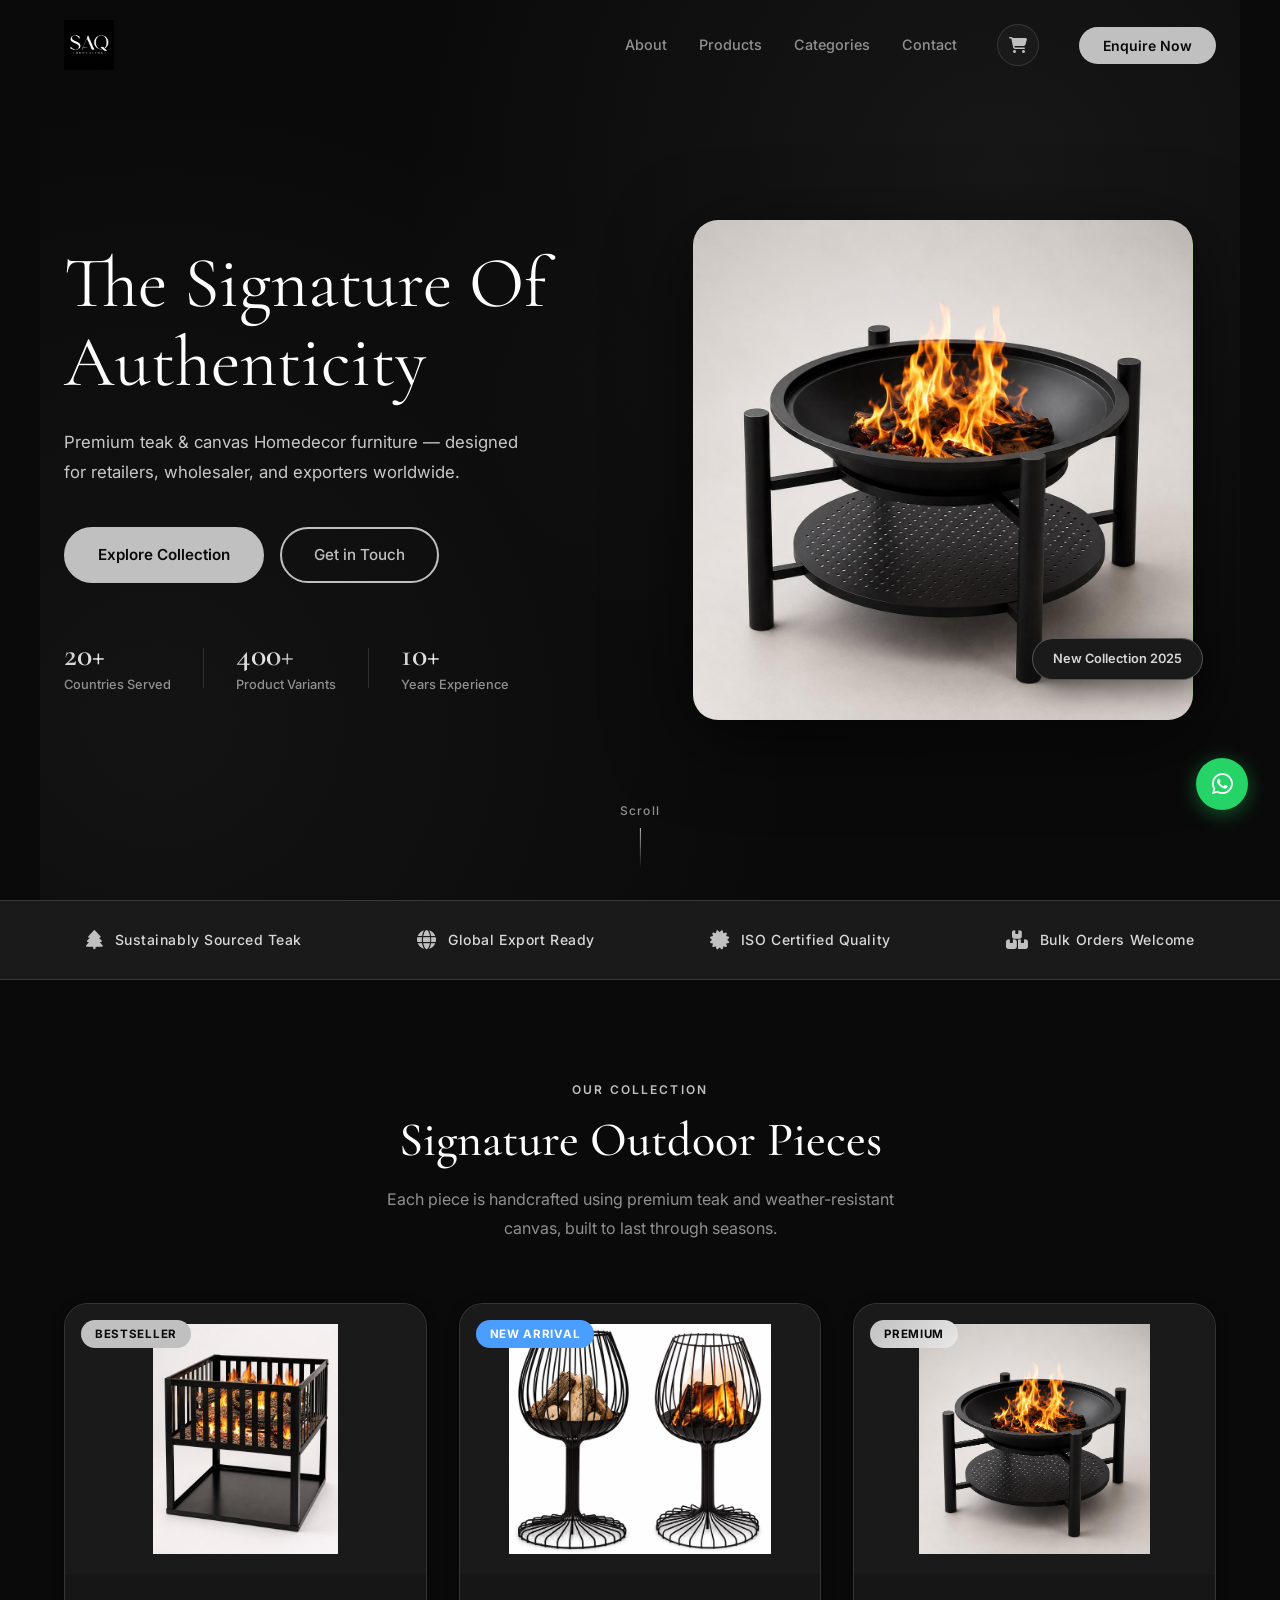
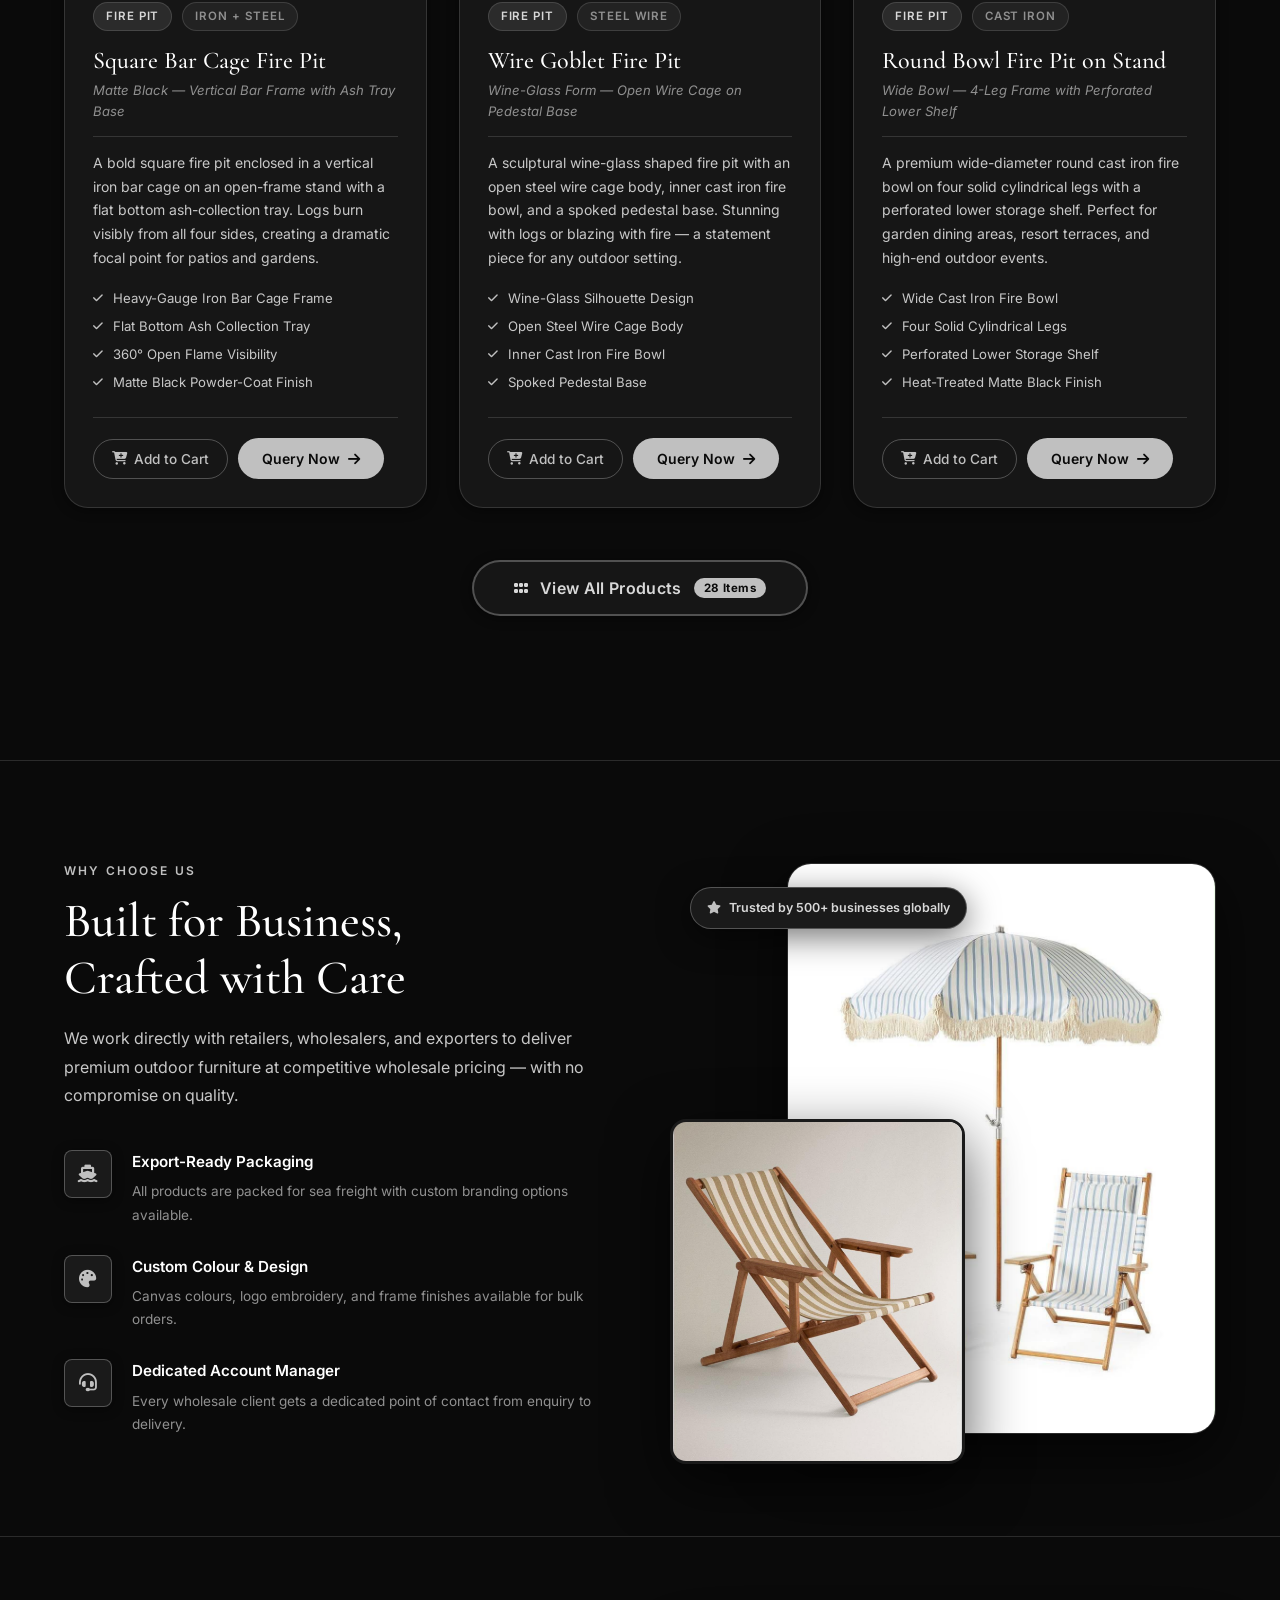
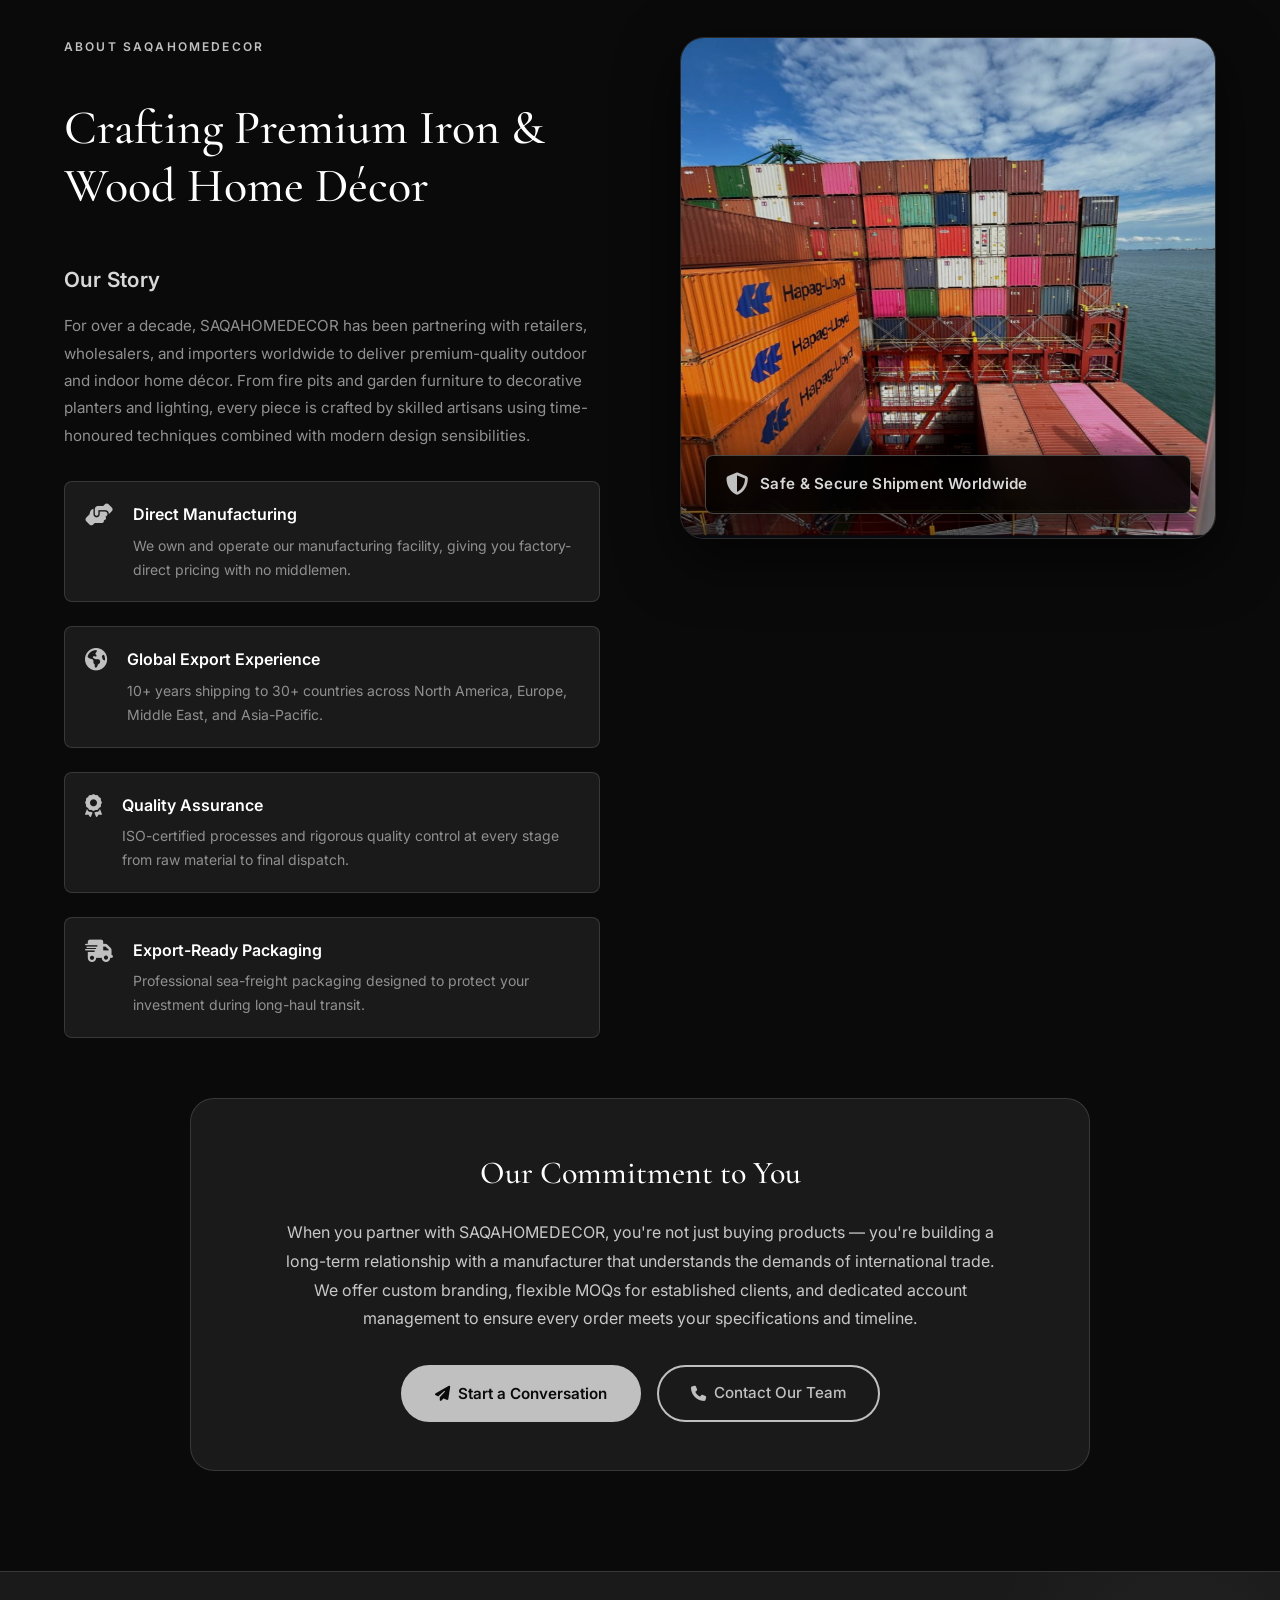
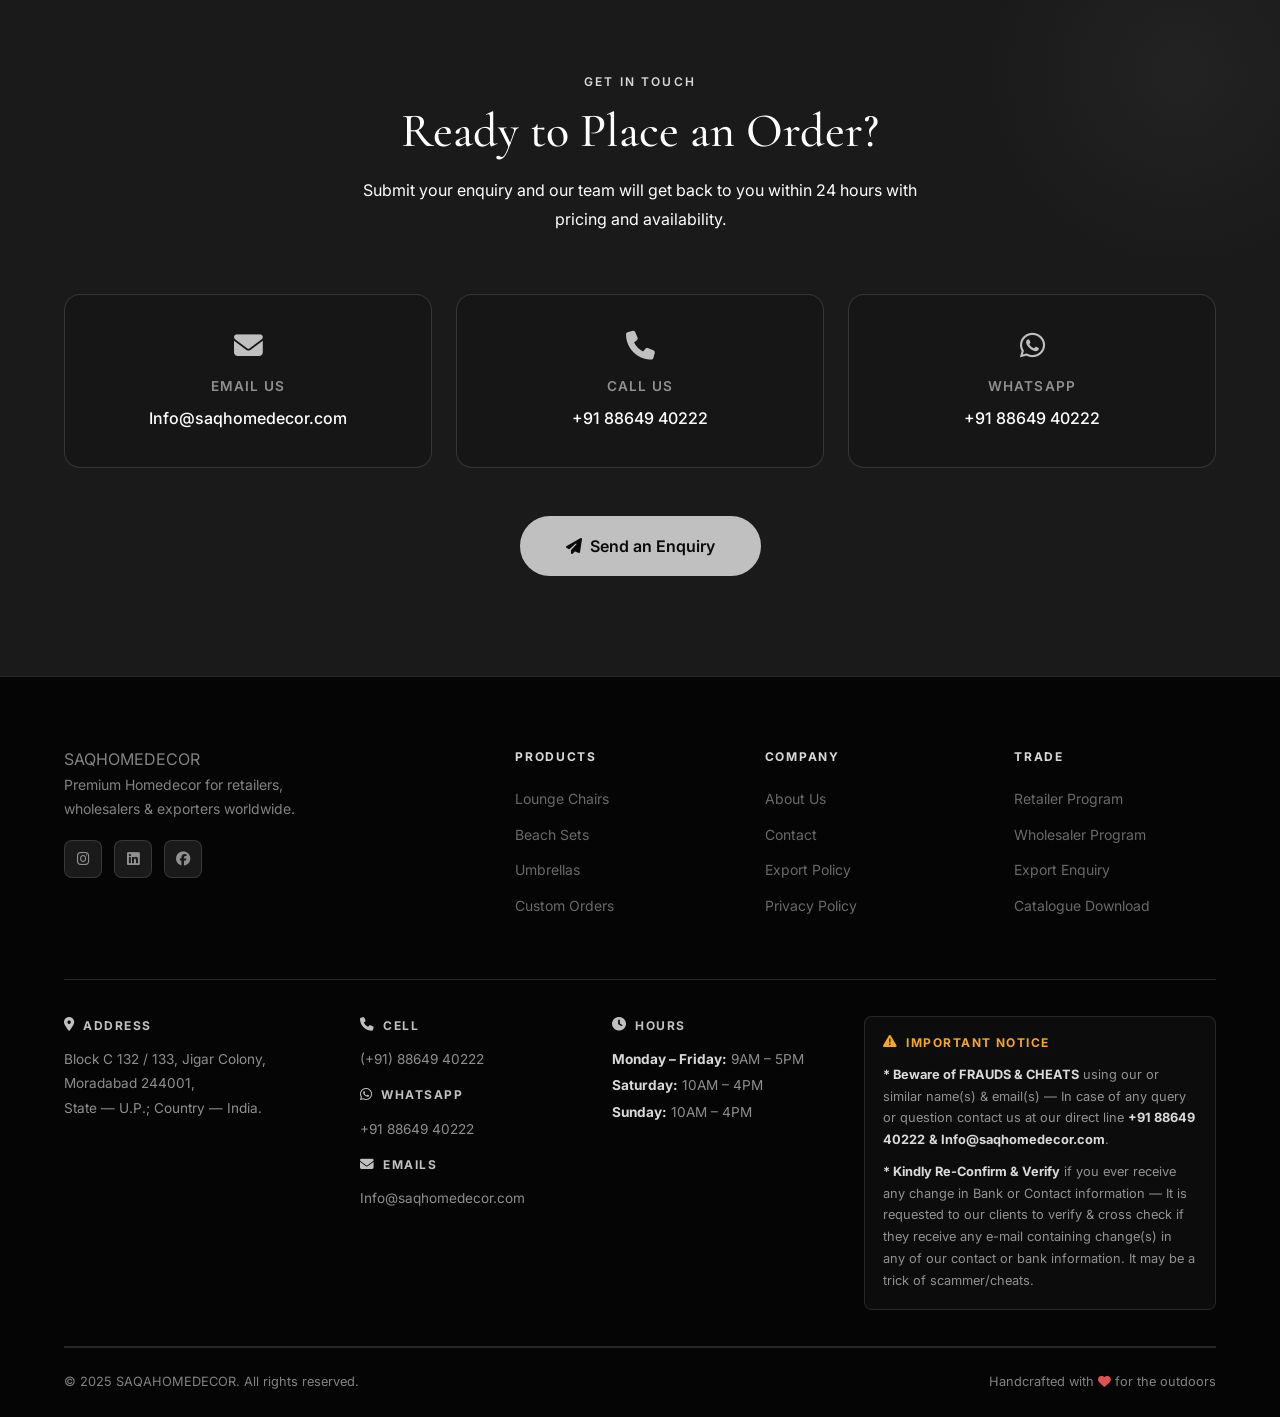
<file: frontend/index.html>
<!DOCTYPE html>
<html lang="en">

<head>
  <meta charset="UTF-8" />
  <meta name="viewport" content="width=device-width, initial-scale=1.0" />
  <title>SAQHOMEDECOR | Premium Outdoor Furniture</title>
  <link rel="stylesheet" href="index.css" />
  <link
    href="https://fonts.googleapis.com/css2?family=Cormorant+Garamond:ital,wght@0,300;0,400;0,500;0,600;1,300;1,400&family=Inter:wght@300;400;500;600&display=swap"
    rel="stylesheet" />
  <link rel="stylesheet" href="https://cdnjs.cloudflare.com/ajax/libs/font-awesome/6.5.0/css/all.min.css" />
</head>

<body>

  <!-- ===== NAVBAR ===== -->
  <nav class="navbar">
    <div class="nav-inner">
      <a href="#" >
        <img src="image copy 33.png" alt="SAQAHOMEDECOR Logo" class="logo-img" />
        <!-- <samp class="logo">SAQHOMEDECOR</samp> -->
      </a>
      <ul class="nav-links">
        <li><a href="#about-page">About</a></li>
        <li><a href="#products">Products</a></li>
        <li><a href="#categories">Categories</a></li>
        <li><a href="#contact">Contact</a></li>
      </ul>
      <button class="cart-btn" id="cartBtn" onclick="openCart()" aria-label="View Cart">
        <i class="fa-solid fa-cart-shopping"></i>
        <span class="cart-count" id="cartCount">0</span>
      </button>
      <button class="nav-cta" onclick="openModal(null)">Enquire Now</button>
      <button class="hamburger" id="hamburger" aria-label="Menu">
        <span></span><span></span><span></span>
      </button>
    </div>
    <div class="mobile-menu" id="mobileMenu">
      <a href="#about-page">About</a>
      <a href="#products">Products</a>
      <a href="#categories">Categories</a>
      <a href="#contact">Contact</a>
      <a href="#" onclick="openModal(null)">Enquire Now</a>
    </div>
  </nav>

  <!-- ===== HERO ===== -->
  <section class="hero">
    <div class="hero-bg-pattern"></div>
    <div class="hero-content">
     
      <h1 class="hero-title">The Signature Of Authenticity</h1>
      <p class="hero-sub">Premium teak & canvas Homedecor furniture — designed for retailers, wholesaler, and exporters
        worldwide.</p>
      <div class="hero-actions">
        <a href="#products" class="btn-primary">Explore Collection</a>
        <a href="#contact" class="btn-outline">Get in Touch</a>
      </div>
      <div class="hero-stats">
        <div class="stat"><span>20+</span>
          <p>Countries Served</p>
        </div>
        <div class="stat-divider"></div>
        <div class="stat"><span>400+</span>
          <p>Product Variants</p>
        </div>
        <div class="stat-divider"></div>
        <div class="stat"><span>10+</span>
          <p>Years Experience</p>
        </div>
      </div>
    </div>
    <div class="hero-image">
      <div class="hero-img-wrap">
        <img src="image copy 11.png" alt="Premium Teak Sling Chair" />
        <div class="hero-badge">New Collection 2025</div>
      </div>
    </div>
    <div class="hero-scroll">
      <span>Scroll</span>
      <div class="scroll-line"></div>
    </div>
  </section>

  <!-- ===== ABOUT STRIP ===== -->
  <section class="about-strip" id="about">
    <div class="strip-inner">
      <div class="strip-item">
        <i class="fa-solid fa-tree"></i>
        <p>Sustainably Sourced Teak</p>
      </div>
      <div class="strip-item">
        <i class="fa-solid fa-globe"></i>
        <p>Global Export Ready</p>
      </div>
      <div class="strip-item">
        <i class="fa-solid fa-certificate"></i>
        <p>ISO Certified Quality</p>
      </div>
      <div class="strip-item">
        <i class="fa-solid fa-boxes-stacked"></i>
        <p>Bulk Orders Welcome</p>
      </div>
    </div>
  </section>

  <!-- ===== PRODUCTS ===== -->
  <section class="products" id="products">
    <div class="container">
      <div class="section-header">
        <p class="section-eyebrow">Our Collection</p>
        <h2 class="section-title">Signature Outdoor Pieces</h2>
        <p class="section-sub">Each piece is handcrafted using premium teak and weather-resistant canvas, built to last
          through seasons.</p>
      </div>

      <div class="product-grid">

        <!-- Product 1: image copy 3.png = Square iron bar cage fire pit -->
        <div class="product-card" data-product="Square Bar Cage Fire Pit — Matte Black">
          <div class="product-img-wrap">
            <img src="image copy 3.png" alt="Square Bar Cage Fire Pit" loading="lazy" />
            <div class="product-overlay">
              <button class="overlay-btn" onclick="openModal('Square Bar Cage Fire Pit — Matte Black')">
                <i class="fa-solid fa-paper-plane"></i> Quick Enquiry
              </button>
            </div>
            <span class="product-badge">Bestseller</span>
          </div>
          <div class="product-info">
            <div class="product-meta">
              <span class="product-category">Fire Pit</span>
              <span class="product-material">Iron + Steel</span>
            </div>
            <h3 class="product-name">Square Bar Cage Fire Pit</h3>
            <p class="product-variant">Matte Black — Vertical Bar Frame with Ash Tray Base</p>
            <p class="product-desc">A bold square fire pit enclosed in a vertical iron bar cage on an open-frame stand with a flat bottom ash-collection tray. Logs burn visibly from all four sides, creating a dramatic focal point for patios and gardens.</p>
            <ul class="product-features">
              <li><i class="fa-solid fa-check"></i> Heavy-Gauge Iron Bar Cage Frame</li>
              <li><i class="fa-solid fa-check"></i> Flat Bottom Ash Collection Tray</li>
              <li><i class="fa-solid fa-check"></i> 360° Open Flame Visibility</li>
              <li><i class="fa-solid fa-check"></i> Matte Black Powder-Coat Finish</li>
            </ul>
            <div class="product-footer">
             
              <div class="product-actions">
                <button class="btn-cart" onclick="addToCart('Square Bar Cage Fire Pit — Matte Black', 'image copy 3.png')">
                  <i class="fa-solid fa-cart-plus"></i> Add to Cart
                </button>
                <button class="btn-query" onclick="openModal('Square Bar Cage Fire Pit — Matte Black')">
                  Query Now <i class="fa-solid fa-arrow-right"></i>
                </button>
              </div>
            </div>
          </div>
        </div>

        <!-- Product 2: image copy 9.png = Wire goblet/wine-glass fire pit -->
        <div class="product-card" data-product="Wire Goblet Fire Pit — Pedestal Base">
          <div class="product-img-wrap">
            <img src="image copy 9.png" alt="Wire Goblet Fire Pit" loading="lazy" />
            <div class="product-overlay">
              <button class="overlay-btn" onclick="openModal('Wire Goblet Fire Pit — Pedestal Base')">
                <i class="fa-solid fa-paper-plane"></i> Quick Enquiry
              </button>
            </div>
            <span class="product-badge new">New Arrival</span>
          </div>
          <div class="product-info">
            <div class="product-meta">
              <span class="product-category">Fire Pit</span>
              <span class="product-material">Steel Wire</span>
            </div>
            <h3 class="product-name">Wire Goblet Fire Pit</h3>
            <p class="product-variant">Wine-Glass Form — Open Wire Cage on Pedestal Base</p>
            <p class="product-desc">A sculptural wine-glass shaped fire pit with an open steel wire cage body, inner cast iron fire bowl, and a spoked pedestal base. Stunning with logs or blazing with fire — a statement piece for any outdoor setting.</p>
            <ul class="product-features">
              <li><i class="fa-solid fa-check"></i> Wine-Glass Silhouette Design</li>
              <li><i class="fa-solid fa-check"></i> Open Steel Wire Cage Body</li>
              <li><i class="fa-solid fa-check"></i> Inner Cast Iron Fire Bowl</li>
              <li><i class="fa-solid fa-check"></i> Spoked Pedestal Base</li>
            </ul>
            <div class="product-footer">
             
              <div class="product-actions">
                <button class="btn-cart" onclick="addToCart('Wire Goblet Fire Pit — Pedestal Base', 'image copy 9.png')">
                  <i class="fa-solid fa-cart-plus"></i> Add to Cart
                </button>
                <button class="btn-query" onclick="openModal('Wire Goblet Fire Pit — Pedestal Base')">
                  Query Now <i class="fa-solid fa-arrow-right"></i>
                </button>
              </div>
            </div>
          </div>
        </div>

        <!-- Product 3: image copy 11.png = Round bowl fire pit on 4-leg stand with perforated shelf -->
        <div class="product-card" data-product="Round Bowl Fire Pit — 4-Leg Stand with Shelf">
          <div class="product-img-wrap">
            <img src="image copy 11.png" alt="Round Bowl Fire Pit on 4-Leg Stand" loading="lazy" />
            <div class="product-overlay">
              <button class="overlay-btn" onclick="openModal('Round Bowl Fire Pit — 4-Leg Stand with Shelf')">
                <i class="fa-solid fa-paper-plane"></i> Quick Enquiry
              </button>
            </div>
            <span class="product-badge premium">Premium</span>
          </div>
          <div class="product-info">
            <div class="product-meta">
              <span class="product-category">Fire Pit</span>
              <span class="product-material">Cast Iron</span>
            </div>
            <h3 class="product-name">Round Bowl Fire Pit on Stand</h3>
            <p class="product-variant">Wide Bowl — 4-Leg Frame with Perforated Lower Shelf</p>
            <p class="product-desc">A premium wide-diameter round cast iron fire bowl on four solid cylindrical legs with a perforated lower storage shelf. Perfect for garden dining areas, resort terraces, and high-end outdoor events.</p>
            <ul class="product-features">
              <li><i class="fa-solid fa-check"></i> Wide Cast Iron Fire Bowl</li>
              <li><i class="fa-solid fa-check"></i> Four Solid Cylindrical Legs</li>
              <li><i class="fa-solid fa-check"></i> Perforated Lower Storage Shelf</li>
              <li><i class="fa-solid fa-check"></i> Heat-Treated Matte Black Finish</li>
            </ul>
            <div class="product-footer">
             
              <div class="product-actions">
                <button class="btn-cart" onclick="addToCart('Round Bowl Fire Pit — 4-Leg Stand with Shelf', 'image copy 11.png')">
                  <i class="fa-solid fa-cart-plus"></i> Add to Cart
                </button>
                <button class="btn-query" onclick="openModal('Round Bowl Fire Pit — 4-Leg Stand with Shelf')">
                  Query Now <i class="fa-solid fa-arrow-right"></i>
                </button>
              </div>
            </div>
          </div>
        </div>

        

      </div>

      <!-- View All Button -->
      <div class="view-all-wrap">
        <button class="btn-view-all" onclick="openViewAll()">
          <i class="fa-solid fa-grip"></i>
          View All Products
          <span class="view-all-count">5 Items</span>
        </button>
      </div>

    </div>
  </section>

 

  <!-- ===== WHY US ===== -->  <section class="why-us">
    <div class="container">
      <div class="why-grid">
        <div class="why-text">
          <p class="section-eyebrow">Why Choose Us</p>
          <h2 class="section-title">Built for Business,<br>Crafted with Care</h2>
          <p class="why-desc">We work directly with retailers, wholesalers, and exporters to deliver premium outdoor
            furniture at competitive wholesale pricing — with no compromise on quality.</p>
          <div class="why-features">
            <div class="why-feat">
              <div class="why-icon"><i class="fa-solid fa-ship"></i></div>
              <div>
                <h4>Export-Ready Packaging</h4>
                <p>All products are packed for sea freight with custom branding options available.</p>
              </div>
            </div>
            <div class="why-feat">
              <div class="why-icon"><i class="fa-solid fa-palette"></i></div>
              <div>
                <h4>Custom Colour & Design</h4>
                <p>Canvas colours, logo embroidery, and frame finishes available for bulk orders.</p>
              </div>
            </div>
            <div class="why-feat">
              <div class="why-icon"><i class="fa-solid fa-headset"></i></div>
              <div>
                <h4>Dedicated Account Manager</h4>
                <p>Every wholesale client gets a dedicated point of contact from enquiry to delivery.</p>
              </div>
            </div>
          </div>
        </div>
        <div class="why-image">
          <div class="why-img-stack">
            <img src="image copy.png" alt="Beach Set" class="why-img-back" />
            <img src="image.png" alt="Lounge Chair" class="why-img-front" />
            <div class="why-tag">
              <i class="fa-solid fa-star"></i>
              <span>Trusted by 500+ businesses globally</span>
            </div>
          </div>
        </div>
      </div>
    </div>
  </section>

  <!-- ===== ABOUT US ===== -->
  <section class="about-us" id="about-page">
    <div class="container">
      <div class="about-grid">
        <div class="about-content">
          <p class="section-eyebrow">About SAQAHOMEDECOR</p>
          <h2 class="section-title">Crafting Premium Iron & Wood Home Décor</h2>
          
          <div class="about-story">
            <h3>Our Story</h3>
            <p>For over a decade, SAQAHOMEDECOR has been partnering with retailers, wholesalers, and importers worldwide to deliver premium-quality outdoor and indoor home décor. From fire pits and garden furniture to decorative planters and lighting, every piece is crafted by skilled artisans using time-honoured techniques combined with modern design sensibilities.</p>
          </div>

          <div class="about-values">
            <div class="value-item">
              <i class="fa-solid fa-hands-helping"></i>
              <div>
                <h4>Direct Manufacturing</h4>
                <p>We own and operate our manufacturing facility, giving you factory-direct pricing with no middlemen.</p>
              </div>
            </div>
            <div class="value-item">
              <i class="fa-solid fa-globe-americas"></i>
              <div>
                <h4>Global Export Experience</h4>
                <p>10+ years shipping to 30+ countries across North America, Europe, Middle East, and Asia-Pacific.</p>
              </div>
            </div>
            <div class="value-item">
              <i class="fa-solid fa-award"></i>
              <div>
                <h4>Quality Assurance</h4>
                <p>ISO-certified processes and rigorous quality control at every stage from raw material to final dispatch.</p>
              </div>
            </div>
            <div class="value-item">
              <i class="fa-solid fa-truck-fast"></i>
              <div>
                <h4>Export-Ready Packaging</h4>
                <p>Professional sea-freight packaging designed to protect your investment during long-haul transit.</p>
              </div>
            </div>
          </div>
        </div>

        <div class="about-image">
          <div class="about-img-wrap">
            <img src="image copy 23.png" alt="Safe Shipment - Export Ready" />
            <div class="about-badge">
              <i class="fa-solid fa-shield-halved"></i>
              <span>Safe & Secure Shipment Worldwide</span>
            </div>
          </div>
          
        </div>
      </div>

      <div class="about-commitment">
        <div class="commitment-content">
          <h3>Our Commitment to You</h3>
          <p>When you partner with SAQAHOMEDECOR, you're not just buying products — you're building a long-term relationship with a manufacturer that understands the demands of international trade. We offer custom branding, flexible MOQs for established clients, and dedicated account management to ensure every order meets your specifications and timeline.</p>
          <div class="commitment-actions">
            <button class="btn-primary" onclick="openModal(null)">
              <i class="fa-solid fa-paper-plane"></i> Start a Conversation
            </button>
            <a href="#contact" class="btn-outline">
              <i class="fa-solid fa-phone"></i> Contact Our Team
            </a>
          </div>
        </div>
      </div>
    </div>
  </section>

  <!-- ===== CONTACT ===== -->
  <section class="contact-section" id="contact">
    <div class="container">
      <div class="section-header light">
        <p class="section-eyebrow">Get In Touch</p>
        <h2 class="section-title">Ready to Place an Order?</h2>
        <p class="section-sub">Submit your enquiry and our team will get back to you within 24 hours with pricing and
          availability.</p>
      </div>
      <div class="contact-cards">
        <div class="contact-card">
          <i class="fa-solid fa-envelope"></i>
          <h4>Email Us</h4>
          <p>Info@saqhomedecor.com</p>
        </div>
        <div class="contact-card">
          <i class="fa-solid fa-phone"></i>
          <h4>Call Us</h4>
          <p>+91 88649 40222</p>
        </div>
        <div class="contact-card">
          <i class="fa-brands fa-whatsapp"></i>
          <h4>WhatsApp</h4>
          <p>+91 88649 40222</p>
        </div>
      </div>
      <div class="contact-cta">
        <button class="btn-primary large" onclick="openModal(null)">
          <i class="fa-solid fa-paper-plane"></i> Send an Enquiry
        </button>
      </div>
    </div>
  </section>

  <!-- ===== FOOTER ===== -->
  <footer class="footer">
    <div class="container">
      <div class="footer-grid">
        <div class="footer-brand">
          <a href="#" >
            <!-- <img src="image copy 16.png" alt="SAQAHOMEDECOR Logo" class="logo-img" /> -->
            <span class="logo-text">SAQHOMEDECOR</span>
          </a>
          <p>Premium Homedecor for retailers, wholesalers & exporters worldwide.</p>
          <div class="social-links">
            <a href="#"><i class="fa-brands fa-instagram"></i></a>
            <a href="#"><i class="fa-brands fa-linkedin"></i></a>
            <a href="#"><i class="fa-brands fa-facebook"></i></a>
          </div>
        </div>
        <div class="footer-links">
          <h5>Products</h5>
          <ul>
            <li><a href="#products">Lounge Chairs</a></li>
            <li><a href="#products">Beach Sets</a></li>
            <li><a href="#products">Umbrellas</a></li>
            <li><a href="#products">Custom Orders</a></li>
          </ul>
        </div>
        <div class="footer-links">
          <h5>Company</h5>
          <ul>
            <li><a href="#about-page">About Us</a></li>
            <li><a href="#contact">Contact</a></li>
            <li><a href="#">Export Policy</a></li>
            <li><a href="#">Privacy Policy</a></li>
          </ul>
        </div>
        <div class="footer-links">
          <h5>Trade</h5>
          <ul>
            <li><a href="#">Retailer Program</a></li>
            <li><a href="#">Wholesaler Program</a></li>
            <li><a href="#">Export Enquiry</a></li>
            <li><a href="#">Catalogue Download</a></li>
          </ul>
        </div>
      </div>

      <!-- ===== CONTACT INFO STRIP ===== -->
      <div class="footer-contact-strip">
        <div class="fcs-col">
          <h5><i class="fa-solid fa-location-dot"></i> Address</h5>
          <p>Block C 132 / 133, Jigar Colony,<br>Moradabad 244001,<br>State — U.P.; Country — India.</p>
        </div>
        <div class="fcs-col">
          <h5><i class="fa-solid fa-phone"></i> Cell</h5>
          <p>(+91) 88649 40222</p>
          <h5 style="margin-top:14px"><i class="fa-brands fa-whatsapp"></i> WhatsApp</h5>
          <p>+91 88649 40222</p>
          <h5 style="margin-top:14px"><i class="fa-solid fa-envelope"></i> Emails</h5>
          <p>Info@saqhomedecor.com</p>
        </div>
        <div class="fcs-col">
          <h5><i class="fa-solid fa-clock"></i> Hours</h5>
          <p><strong>Monday – Friday:</strong> 9AM – 5PM</p>
          <p><strong>Saturday:</strong> 10AM – 4PM</p>
          <p><strong>Sunday:</strong> 10AM – 4PM</p>
        </div>
        <div class="fcs-col fcs-notice">
          <h5><i class="fa-solid fa-triangle-exclamation"></i> Important Notice</h5>
          <p><strong>* Beware of FRAUDS & CHEATS</strong> using our or similar name(s) & email(s) — In case of any query
            or question contact us at our direct line <strong>+91 88649 40222</strong> <strong> & </strong>  <strong>Info@saqhomedecor.com</strong>.</p>
          <p style="margin-top:10px"><strong>* Kindly Re-Confirm & Verify</strong> if you ever receive any change in
            Bank or Contact information — It is requested to our clients to verify & cross check if they receive any
            e-mail containing change(s) in any of our contact or bank information. It may be a trick of scammer/cheats.
          </p>
        </div>
      </div>

      <div class="footer-bottom">
        <p>&copy; 2025 SAQAHOMEDECOR. All rights reserved.</p>
        <p>Handcrafted with <i class="fa-solid fa-heart"></i> for the outdoors</p>
      </div>
    </div>
  </footer>

  <!-- ===== QUERY MODAL ===== -->
  <div class="modal-overlay" id="modalOverlay" onclick="handleOverlayClick(event)">
    <div class="modal" role="dialog" aria-modal="true" aria-labelledby="modalTitle">
      <button class="modal-close" onclick="closeModal()" aria-label="Close">&times;</button>

      <div class="modal-header">
        <div class="modal-icon"><i class="fa-solid fa-paper-plane"></i></div>
        <h2 id="modalTitle">Product Enquiry</h2>
        <p id="modalProduct" class="modal-product-name"></p>
        <p class="modal-sub">Fill in your details and we'll get back to you within 24 hours.</p>
      </div>

      <form class="query-form" id="queryForm" onsubmit="handleSubmit(event)" novalidate>

        <div class="form-row">
          <div class="form-group">
            <label for="name">Full Name <span class="req">*</span></label>
            <input type="text" id="name" name="name" placeholder="John Smith" required />
          </div>
          <div class="form-group">
            <label for="email">Email Address <span class="req">*</span></label>
            <input type="email" id="email" name="email" placeholder="john@company.com" required />
          </div>
        </div>

        <div class="form-row">
          <div class="form-group">
            <label for="phone">Mobile Number <span class="req">*</span></label>
            <input type="tel" id="phone" name="phone" placeholder="+1 234 567 8900" required />
          </div>
          <div class="form-group">
            <label for="country">Country <span class="req">*</span></label>
            <select id="country" name="country" required>
              <option value="">Select Country</option>
              <option>Afghanistan</option>
              <option>Albania</option>
              <option>Algeria</option>
              <option>Argentina</option>
              <option>Australia</option>
              <option>Austria</option>
              <option>Bangladesh</option>
              <option>Belgium</option>
              <option>Brazil</option>
              <option>Canada</option>
              <option>Chile</option>
              <option>China</option>
              <option>Colombia</option>
              <option>Czech Republic</option>
              <option>Denmark</option>
              <option>Egypt</option>
              <option>Ethiopia</option>
              <option>Finland</option>
              <option>France</option>
              <option>Germany</option>
              <option>Ghana</option>
              <option>Greece</option>
              <option>Hong Kong</option>
              <option>Hungary</option>
              <option>India</option>
              <option>Indonesia</option>
              <option>Iran</option>
              <option>Iraq</option>
              <option>Ireland</option>
              <option>Israel</option>
              <option>Italy</option>
              <option>Japan</option>
              <option>Jordan</option>
              <option>Kenya</option>
              <option>Kuwait</option>
              <option>Malaysia</option>
              <option>Mexico</option>
              <option>Morocco</option>
              <option>Netherlands</option>
              <option>New Zealand</option>
              <option>Nigeria</option>
              <option>Norway</option>
              <option>Oman</option>
              <option>Pakistan</option>
              <option>Philippines</option>
              <option>Poland</option>
              <option>Portugal</option>
              <option>Qatar</option>
              <option>Romania</option>
              <option>Russia</option>
              <option>Saudi Arabia</option>
              <option>Singapore</option>
              <option>South Africa</option>
              <option>South Korea</option>
              <option>Spain</option>
              <option>Sri Lanka</option>
              <option>Sweden</option>
              <option>Switzerland</option>
              <option>Taiwan</option>
              <option>Thailand</option>
              <option>Turkey</option>
              <option>UAE</option>
              <option>Uganda</option>
              <option>Ukraine</option>
              <option>United Kingdom</option>
              <option>United States</option>
              <option>Vietnam</option>
              <option>Zimbabwe</option>
            </select>
          </div>
        </div>

        <div class="form-row">
          <div class="form-group">
            <label for="location">City / Location <span class="req">*</span></label>
            <input type="text" id="location" name="location" placeholder="New York, USA" required />
          </div>
          <div class="form-group">
            <label for="section">I am a <span class="req">*</span></label>
            <div class="radio-group">
              <label class="radio-label">
                <input type="radio" name="section" value="Retailer" required />
                <span class="radio-custom"></span>
                Retailer
              </label>
              <label class="radio-label">
                <input type="radio" name="section" value="Wholesaler" />
                <span class="radio-custom"></span>
                Wholesaler
              </label>
              <label class="radio-label">
                <input type="radio" name="section" value="Exporter" />
                <span class="radio-custom"></span>
                Exporter
              </label>
            </div>
          </div>
        </div>

        <div class="form-row">
          <div class="form-group full">
            <label for="quantity">Required Quantity <span class="req">*</span></label>
            <div class="quantity-wrap">
              <input type="number" id="quantity" name="quantity" min="20" step="10" placeholder="Minimum 20 units"
                required />
              <span class="qty-badge">Min. 20</span>
            </div>
            <p class="form-hint"><i class="fa-solid fa-circle-info"></i> Minimum order quantity is 20 units / sets</p>
          </div>
        </div>

        <div class="form-group full">
          <label for="product">Product of Interest</label>
          <input type="text" id="product" name="product" readonly />
        </div>

        <div class="form-group full">
          <label for="message">Additional Message</label>
          <textarea id="message" name="message" rows="3"
            placeholder="Any specific requirements, custom colours, branding needs..."></textarea>
        </div>

        <button type="submit" class="btn-submit">
          <span id="submitText"><i class="fa-solid fa-paper-plane"></i> Submit Enquiry</span>
          <span id="submitLoading" style="display:none"><i class="fa-solid fa-spinner fa-spin"></i> Sending...</span>
        </button>

      </form>

      <!-- Success State -->
      <div class="form-success" id="formSuccess" style="display:none">
        <div class="success-icon"><i class="fa-solid fa-circle-check"></i></div>
        <h3>Enquiry Sent!</h3>
        <p>Thank you for reaching out. Our team will contact you within <strong>24 hours</strong>.</p>
        <button class="btn-primary" onclick="closeModal()">Close</button>
      </div>
    </div>
  </div>

  <!-- ===== VIEW ALL MODAL ===== -->
  <div class="modal-overlay viewall-overlay" id="viewAllOverlay" onclick="handleViewAllClick(event)">
    <div class="modal viewall-modal" role="dialog" aria-modal="true" aria-label="All Products">
      <button class="modal-close" onclick="closeViewAll()" aria-label="Close">&times;</button>

      <div class="viewall-header">
        <div class="viewall-header-text">
          <p class="section-eyebrow" style="margin-bottom:6px;">Full Catalogue</p>
          <h2>All Products</h2>
          <p>Select products to add to cart or send an enquiry directly.</p>
        </div>
        <div class="viewall-header-actions">
          <button class="viewall-cart-btn" onclick="closeViewAll(); openCart()">
            <i class="fa-solid fa-cart-shopping"></i>
            View Cart <span id="viewAllCartCount">0</span>
          </button>
        </div>
      </div>

      <div class="viewall-grid" id="viewAllGrid"></div><!-- /viewall-grid -->

      <div class="viewall-footer">
        <button class="btn-outline" onclick="closeViewAll()">
          <i class="fa-solid fa-arrow-left"></i> Back to Page
        </button>
        <button class="btn-submit viewall-enquire-all" onclick="closeViewAll(); cartEnquiry()">
          <i class="fa-solid fa-paper-plane"></i> Enquire for Cart Items
        </button>
      </div>
    </div>
  </div>

  <!-- ===== CART MODAL ===== -->
  <div class="modal-overlay" id="cartOverlay" onclick="handleCartOverlayClick(event)">
    <div class="modal cart-modal" role="dialog" aria-modal="true" aria-label="Your Cart">
      <button class="modal-close" onclick="closeCart()" aria-label="Close">&times;</button>

      <div class="modal-header cart-modal-header">
        <div class="modal-icon"><i class="fa-solid fa-cart-shopping"></i></div>
        <h2>Your Cart</h2>
        <p class="modal-sub">Products selected for enquiry</p>
      </div>

      <div class="cart-body" id="cartBody">
        <!-- cart items rendered by JS -->
      </div>

      <div class="cart-footer" id="cartFooter">
        <button class="btn-clear" onclick="clearCart()">
          <i class="fa-solid fa-trash"></i> Clear All
        </button>
        <button class="btn-submit cart-enquire-btn" onclick="cartEnquiry()">
          <i class="fa-solid fa-paper-plane"></i> Enquire for All Items
        </button>
      </div>

      <!-- Empty state -->
      <div class="cart-empty" id="cartEmpty" style="display:none">
        <div class="cart-empty-icon"><i class="fa-solid fa-cart-shopping"></i></div>
        <h3>Your cart is empty</h3>
        <p>Add products using the "Add to Cart" button on each product card.</p>
        <button class="btn-primary" onclick="closeCart()">Browse Products</button>
      </div>
    </div>
  </div>

  <!-- ===== WHATSAPP FLOAT ===== -->
  <a class="whatsapp-float" href="https://wa.me/918864940222" target="_blank" rel="noopener" aria-label="Chat on WhatsApp">
    <i class="fa-brands fa-whatsapp"></i>
  </a>

  <!-- ===== BACK TO TOP ===== -->
  <button class="back-to-top" id="backToTop" aria-label="Back to top"
    onclick="window.scrollTo({top:0,behavior:'smooth'})">
    <i class="fa-solid fa-chevron-up"></i>
  </button>

  <script>
    // ===== CART STATE =====
    let cart = []; // [{name, image, qty}]

    function addToCart(productName, imageSrc) {
      const existing = cart.find(i => i.name === productName);
      if (existing) {
        existing.qty += 1;
      } else {
        cart.push({ name: productName, image: imageSrc, qty: 1 });
      }
      updateCartCount();
      updateViewAllCartBadge();
      showCartToast(productName);
    }

    function removeFromCart(productName) {
      cart = cart.filter(i => i.name !== productName);
      updateCartCount();
      renderCart();
    }

    function changeQty(productName, delta) {
      const item = cart.find(i => i.name === productName);
      if (!item) return;
      item.qty = Math.max(1, item.qty + delta);
      renderCart();
    }

    function clearCart() {
      cart = [];
      updateCartCount();
      renderCart();
    }

    function updateCartCount() {
      const total = cart.reduce((sum, i) => sum + i.qty, 0);
      const badge = document.getElementById('cartCount');
      badge.textContent = total;
      badge.style.display = total > 0 ? 'flex' : 'none';
    }

    // ===== CART MODAL =====
    function openCart() {
      renderCart();
      document.getElementById('cartOverlay').classList.add('active');
      document.body.style.overflow = 'hidden';
    }

    function closeCart() {
      document.getElementById('cartOverlay').classList.remove('active');
      document.body.style.overflow = '';
    }

    function handleCartOverlayClick(e) {
      if (e.target === document.getElementById('cartOverlay')) closeCart();
    }

    function renderCart() {
      const body = document.getElementById('cartBody');
      const footer = document.getElementById('cartFooter');
      const empty = document.getElementById('cartEmpty');

      if (cart.length === 0) {
        body.style.display = 'none';
        footer.style.display = 'none';
        empty.style.display = 'flex';
        return;
      }

      body.style.display = 'block';
      footer.style.display = 'flex';
      empty.style.display = 'none';

      body.innerHTML = cart.map((item, idx) => `
        <div class="cart-item" style="animation-delay:${idx * 0.06}s">
          <div class="cart-item-img">
            <img src="${item.image}" alt="${item.name}" />
          </div>
          <div class="cart-item-info">
            <p class="cart-item-name">${item.name}</p>
            <p class="cart-item-moq"><i class="fa-solid fa-circle-info"></i> Min. order: 100 units per item</p>
            <div class="cart-qty-row">
              <div class="cart-qty-ctrl">
                <button onclick="changeQty('${item.name.replace(/'/g, "\\'")}', -1)" aria-label="Decrease">
                  <i class="fa-solid fa-minus"></i>
                </button>
                <span>${item.qty}</span>
                <button onclick="changeQty('${item.name.replace(/'/g, "\\'")}', 1)" aria-label="Increase">
                  <i class="fa-solid fa-plus"></i>
                </button>
              </div>
              <button class="cart-remove" onclick="removeFromCart('${item.name.replace(/'/g, "\\'")}')">
                <i class="fa-solid fa-trash"></i>
              </button>
            </div>
          </div>
        </div>
      `).join('');
    }

    function cartEnquiry() {
      if (cart.length === 0) return;
      const productList = cart.map(i => `${i.name} (x${i.qty})`).join(', ');
      closeCart();
      const overlay = document.getElementById('modalOverlay');
      document.getElementById('product').value = productList;
      const label = document.getElementById('modalProduct');
      label.textContent = `${cart.length} product${cart.length > 1 ? 's' : ''} selected`;
      label.style.display = 'block';
      overlay.classList.add('active');
      document.body.style.overflow = 'hidden';
      document.getElementById('formSuccess').style.display = 'none';
      document.getElementById('queryForm').style.display = 'flex';
    }

    // ===== TOAST =====
    function showCartToast(name) {
      const existing = document.getElementById('cartToast');
      if (existing) existing.remove();
      const toast = document.createElement('div');
      toast.id = 'cartToast';
      toast.className = 'cart-toast';
      toast.innerHTML = `<i class="fa-solid fa-circle-check"></i> <span><strong>${name.split('—')[0].trim()}</strong> added to cart</span>`;
      document.body.appendChild(toast);
      requestAnimationFrame(() => toast.classList.add('show'));
      setTimeout(() => {
        toast.classList.remove('show');
        setTimeout(() => toast.remove(), 400);
      }, 2800);
    }

    // ===== ENQUIRY MODAL =====
    function openModal(productName) {
      const overlay = document.getElementById('modalOverlay');
      const productField = document.getElementById('product');
      const productLabel = document.getElementById('modalProduct');

      if (productName) {
        productField.value = productName;
        productLabel.textContent = productName;
        productLabel.style.display = 'block';
      } else {
        productField.value = '';
        productLabel.style.display = 'none';
      }

      overlay.classList.add('active');
      document.body.style.overflow = 'hidden';
      document.getElementById('formSuccess').style.display = 'none';
      document.getElementById('queryForm').style.display = 'flex';
    }

    function closeModal() {
      document.getElementById('modalOverlay').classList.remove('active');
      document.body.style.overflow = '';
      document.getElementById('queryForm').reset();
    }

    function handleOverlayClick(e) {
      if (e.target === document.getElementById('modalOverlay')) closeModal();
    }

    // ===== FORM SUBMIT =====
    function handleSubmit(e) {
      e.preventDefault();
      const form = e.target;
      if (!form.checkValidity()) { form.reportValidity(); return; }
      const qty = parseInt(document.getElementById('quantity').value);
      if (qty < 100) { alert('Minimum order quantity is 100 units.'); return; }
      document.getElementById('submitText').style.display = 'none';
      document.getElementById('submitLoading').style.display = 'inline';
      setTimeout(() => {
        form.style.display = 'none';
        document.getElementById('formSuccess').style.display = 'flex';
      }, 1500);
    }

    // ===== HAMBURGER =====
    document.getElementById('hamburger').addEventListener('click', function () {
      document.getElementById('mobileMenu').classList.toggle('open');
      this.classList.toggle('active');
    });

    // ===== BACK TO TOP =====
    window.addEventListener('scroll', function () {
      document.getElementById('backToTop').classList.toggle('show', window.scrollY > 400);
      document.querySelector('.navbar').classList.toggle('scrolled', window.scrollY > 50);
    });

    // ===== SCROLL REVEAL =====
    const observer = new IntersectionObserver((entries) => {
      entries.forEach(entry => { if (entry.isIntersecting) entry.target.classList.add('visible'); });
    }, { threshold: 0.1 });
    document.querySelectorAll('.product-card, .why-feat, .contact-card, .stat').forEach(el => observer.observe(el));

    // ===== QTY VALIDATION =====
    document.getElementById('quantity').addEventListener('input', function () {
      this.setCustomValidity(this.value < 100 && this.value !== '' ? 'Minimum order quantity is 100 units.' : '');
    });

    // ===== VIEW ALL MODAL =====
    const viewAllProducts = [

      // image.png = Teak folding deck chair, olive-cream stripe canvas, flat teak armrests
     

      // image copy.png = 2 teak high-back beach chairs + large fringe umbrella, sky blue stripe
      
      // image copy 2.png = Same beach chair + fringe umbrella set (sky blue stripe, bulk)
     

      // image copy 3.png = Square iron bar cage fire pit, vertical bars, flat ash tray base
      {
        name: 'Square Bar Cage Fire Pit — Matte Black',
        image: 'image copy 3.png',
        badge: 'Bestseller', badgeClass: '',
        category: 'Fire Pit', material: 'Iron + Steel',
        title: 'Square Bar Cage Fire Pit',
        variant: 'Matte Black — Vertical Bar Frame with Ash Tray Base',
        description: 'A bold square fire pit enclosed in a vertical iron bar cage on an open-frame stand with a flat bottom ash-collection tray. Logs burn visibly from all four sides, creating a dramatic focal point for patios and gardens.',
        features: ['Heavy-Gauge Iron Bar Cage Frame', 'Flat Bottom Ash Collection Tray', '360° Open Flame Visibility', 'Matte Black Powder-Coat Finish'],
       
      },

      // image copy 4.png = Same square bar cage fire pit (standard size variant)
     
      // image copy 6.png = Iron Amber fragrance identity card (Bold · Refined · Powerful)
     

     

      // image copy 9.png = Wire goblet/wine-glass shaped fire pit — two views (logs + fire)
      

      // image copy 11.png = Round bowl fire pit on 4 cylindrical legs, perforated lower shelf
      {
        name: 'Round Bowl Fire Pit — 4-Leg Stand with Shelf',
        image: 'image copy 11.png',
        badge: 'Premium', badgeClass: 'premium',
        category: 'Fire Pit', material: 'Cast Iron',
        title: 'Round Bowl Fire Pit on Stand',
        variant: 'Wide Bowl — 4-Leg Frame with Perforated Lower Shelf',
        description: 'A premium wide-diameter round cast iron fire bowl on four solid cylindrical legs with a perforated lower storage shelf. Perfect for garden dining areas, resort terraces, and high-end outdoor events.',
        features: ['Wide Cast Iron Fire Bowl', 'Four Solid Cylindrical Legs', 'Perforated Lower Storage Shelf', 'Heat-Treated Matte Black Finish'],
      
      },

       {
        name: 'Modern Wireframe Fire Basket',
        image: 'image copy 9.png',
        badge: 'New Arrival', badgeClass: 'premium',
        category: 'Fire Pits & Heating', material: 'Powder-Coated Steel',
        title: 'Modern Black Metal Fire Basket',
        variant: 'Black / Small, Black',
        description: 'Create a warm and inviting outdoor atmosphere with this modern metal fire basket. Featuring an elegant wireframe design and durable steel construction, this wood-burning fire pit provides both functional heating and striking visual appeal',
        features: ['Wide Cast Iron Fire Bowl', 'Four Solid Cylindrical Legs', 'Perforated Lower Storage Shelf', 'Heat-Treated Matte Black Finish'],
        
      },

       {
        name: 'EmberCraft Fire Basket',
        image: 'image copy 25.png',
        badge: 'Hot Selling', badgeClass: 'premium',
        category: 'Fire Pits', material: 'Powder-Coated Steel',
        title: 'Steel Fire Pit Basket with Elevated Stand',
        variant: 'Matte Black / Medium, Matte Black',
        description: 'Create a warm and inviting outdoor atmosphere with the EmberCraft Fire Basket. Constructed from durable steel with an elevated design for improved airflow',
        features: ['High-temperature resistant steel frame','Elevated design for better airflow','Durable weather-resistant finish'],
        
      },


       {
        name: 'Charcoal BBQ Grill',
        image: 'image copy 10.png',
        badge: 'POPULAR ', badgeClass: 'OUTDOOR BBQ',
        category: 'Fire Pit', material: 'Iron + Steel',
        title: 'Portable Steel Barbecue Grill',
        variant: 'Premium Charcoal BBQ Grill',
        description: 'A compact charcoal barbecue grill crafted from heavy-duty steel for effortless outdoor cooking. Perfect for gardens, camping, patios, picnics, and family gatherings.',
        features: ['Heavy-Duty Steel Construction', 'Chrome Cooking Grill', 'Heat-Resistant Finish', 'Easy Mobility with Wheels'],
        
      },


      // image copy 12.png = (catalogue item)
      {
        name: 'Galvanized Metal Planters',
        image: 'image copy 12.png',
        badge: 'Classic', badgeClass: 'classic',
        category: 'Home Decor', material: 'Galvanized Steel',
        title: 'Rustic Outdoor Planter Collection',
        variant: 'Galvanized Metal Planter Set',
        description: 'A stylish collection of galvanized steel planters designed to enhance gardens, balconies, patios, and commercial landscapes with timeless elegance and durability.',
        features: [' Premium Galvanized Steel', 'Weather & Rust Resistant', 'Ideal for Indoor & Outdoor Use', 'Available in Multiple Sizes'],
       
      },



       {
        name: 'BloomArt Decorative Planter Set',
        image: 'image copy 32.png',
        badge: 'New Arrival', badgeClass: 'classic',
        category: 'Home Decor', material: 'Galvanized Steel',
        title: 'Colorful Floral Ceramic Planters - Set of 3',
        variant: 'Multicolor Floral Pattern',
        description: 'A stylish collection of galvanized steel planters designed to enhance gardens, balconies, patios, and commercial landscapes with timeless elegance and durability.',
        features: [' Premium Galvanized Steel', 'Weather & Rust Resistant', 'Ideal for Indoor & Outdoor Use', 'Available in Multiple Sizes'],
       
      },
       {
        name: 'Wall Mounted Planter Set',
        image: 'image copy 13.png',
        badge: 'Bestseller', badgeClass: '',
        category: 'Home Decor', material: 'Durable Plastic',
        title: 'Wall Mounted Planter Set',
        variant: 'Colorful Vertical Garden Collection',
        description: 'Brighten any living space with this vibrant set of decorative ceramic planters. Featuring artistic floral artwork and a glossy finish, these planters are perfect for flowers, succulents, and indoor greenery.  ',
        features: [ "Set includes 3 decorative planters","Vibrant floral artistic design","Premium ceramic construction","Glossy protective finish",],
        
      },

      
        {
        name: '	Urban Industrial Planter Stand',
        image: 'image copy 21.png',
        badge: 'Trending', badgeClass: '',
        category: 'Indoor Planters', material: 'Durable wood + Metal',
        title: '	Rustic Wood & Black Metal Elevated Indoor Planter Box',
        variant: '	Walnut Wood + Matte Black Frame',
        description: 'A bold industrial-style elevated planter box crafted from rustic solid wood with a sturdy matte black steel frame  ',
        features: [' Rustic solid wood trough', 'Powder-coated matte black steel legs' , 'Elevated design — easy floor cleaning'],
        
      },


       {
        name: '	Eternal Blue Memorial Urn Collection',
        image: 'image copy 31.png',
        badge: 'Premium', badgeClass: '',
        category: 'Memorial Urn', material: 'Durable wood + Metal',
        title: '	Blue Marble Cremation Urn Set with Keepsake Urn',
        variant: 'Blue Marble & Gold Trim',
        description: 'Honor cherished memories with this elegant cremation urn collection. Crafted with a stunning blue marble finish and gold accents, the set includes large, extra-large, and keepsake urn options.  ',
        features: ["Premium memorial urn collection","Blue marble-inspired finish", "Decorative gold-tone accents",],
        
      },

       {
        name: '		Nordic Oak Planter Bench',
        image: 'image copy 22.png',
        badge: '	New Arrival', badgeClass: '',
        category: 'Indoor Planters', material: 'Durable wood + Metal',
        title: '		Solid Oak Raised Planter Box with Wooden Legs',
        variant: '	Natural Oak + Dark Walnut Legs',
        description: 'Clean lines, natural grain, timeless design. This Scandinavian-inspired raised planter box is handcrafted from solid oak ',
        features: [' Solid oak wood construction','Natural wood grain finish','Contrasting dark walnut legs'],
        
      },


      {
        name: 'HearthLine Log Holder',
        image: 'image copy 26.png',
        badge: '	New Arrival', badgeClass: '',
        category: 'Fireplace Accessories', material: 'Durable wood',
        title: 'Modern Metal Firewood Storage Rack',
        variant: 'Powder-Coated Steel + Solid Wood Base',
        description: 'Keep firewood neatly organized with the HearthLine Log Holder. Featuring a sleek steel frame and minimalist design, this rack offers practical storage',
        features: [' Heavy-duty steel construction','Rust-resistant powder coating','Open-frame contemporary design'],
        
      },




      // image copy 13.png = (catalogue item)
      {
        name: 'Wooden Garment Rack',
        image: 'image copy 14.png',
        badge: 'Popular', badgeClass: 'SOLID WOOD',
        category: 'Home Decor', material: 'Premium Hardwood',
        title: 'Minimalist Open Wardrobe Stand',
        variant: 'Handcrafted — Matte Black',
        description: 'Part of our popular iron craft series with refined ironwork detailing and a durable matte black finish. A versatile addition to gardens, patios, and interior décor.',
        features: ['Refined Ironwork Construction', 'Durable Matte Black Finish', 'Versatile Indoor & Outdoor Use', 'Custom Sizes Available'],
        
      },

      // image copy 14.png = (catalogue item)
     

      // image copy 15.png = (catalogue item)
      {
        name: 'Wooden Clothes Stand',
        image: 'image copy 15.png',
        badge: 'New Arrival', badgeClass: 'new',
        category: 'Home Decor', material: 'Premium Hardwood',
        title: 'Modern Wooden Storage Rack',
        variant: 'Luxury Clothes Display Stand',
        description: 'A sleek wooden clothes stand designed for organized storage and elegant display. Perfect for homes, retail stores, hotels, and fashion showrooms seeking a clean and modern look.',
        features: ['Durable Hardwood Construction', 'Bottom Storage Shelf', 'Scratch-Resistant Finish', 'Easy Assembly Design'],
        
      },

      // image copy 17.png = (catalogue item)
      {
        name: 'Luxury Nightstand',
        image: 'image copy 17.png',
        badge: 'Premium', badgeClass: 'premium',
        category: 'HOME FURNITURE', material: 'HOME FURNITURE',
        title: 'Luxury Wooden Nightstand',
        variant: 'Elegant Two-Drawer Storage',
        description: 'Designed with modern elegance, this premium wooden nightstand offers generous storage and timeless style. Perfect for bedrooms, hotels, apartments, and luxury interiors.',
        features: ['Premium Hardwood Construction', 'Soft-Close Drawer System', 'Smooth Matte Finish', 'Durable & Stable Base'],
        
      },

      // image copy 18.png = (catalogue item)
      {
        name: 'Wooden Bedside Table (Dark Finish)',
        image: 'image copy 18.png',
        badge: 'Bestseller', badgeClass: '',
        category: 'HOME FURNITURE', material: 'Premium Hardwood',
        title: 'Modern Wooden Bedside Table',
        variant: 'Classic Craftsmanship — Dark Finish',
        description: 'A classic wooden piece with timeless design appeal, crafted using traditional woodworking techniques and finished in a rich dark finish. Adds a refined, enduring character to any space.',
        features: ['Premium Solid Wood Construction', 'Two Spacious Storage Drawers', 'Scratch-Resistant Finish', 'Strong & Durable Design'],
       
      },

      // image copy 19.png = (catalogue item)
      {
        name: 'Scandinavian Side Table',
        image: 'image copy 19.png',
        badge: 'Popular', badgeClass: 'new',
        category: 'Home Decor', material: 'OAK WOOD',
        title: 'Scandinavian Side Table',
        variant: 'Minimalist Wooden Accent Table',
        description: 'A contemporary side table featuring a clean Scandinavian design and compact storage drawer. Ideal for bedrooms, living rooms, offices, and boutique interiors.',
        features: ['Solid Oak Wood Frame', 'Spacious Storage Drawer', 'Natural Wood Grain Finish', 'Modern Minimalist Design'],
       
      },

      // image copy 20.png = (catalogue item)
      {
        name: 'PREMIUM | SOLID WOOD',
        image: 'image copy 20.png',
        badge: 'Premium', badgeClass: 'premium',
        category: 'Home Decor', material: 'Hardwood',
        title: 'Modern Round Side Table',
        variant: 'Elegant Walnut Wood Finish',
        description: 'A contemporary round side table crafted from premium solid wood with a rich walnut finish. Designed to bring elegance and functionality to bedrooms, living rooms, hotels, and luxury interiors.',
        features: [' Premium Solid Wood Construction', 'Spacious Storage Drawer', 'Open Bottom Storage Shelf', 'Smooth Scratch-Resistant Finish'],
        
      },

      {
        name: 'Nordic Pedestal Side Table',
        image: 'image copy 24.png',
        badge: 'Best Seller', badgeClass: 'premium',
        category: 'Side Tables', material: 'Hardwood',
        title: 'Modern wooden finish stool/side table.',
        variant: 'Walnut Finish — Compact Pedestal Design',
        description: 'A beautifully crafted pedestal side table featuring a sculptural silhouette and rich wood grain patterns. Designed to complement modern, Scandinavian, and mid-century interiors',
        features: [' Premium solid wood construction', 'Elegant pedestal base design', 'Smooth hand-finished surface'],
        
      },
      {
        name: 'Aurora Cone Wood Table Lamp',
        image: 'image copy 5.png',
        badge: 'Best Seller', badgeClass: 'premium',
        category: 'Table Lamps', material: 'Hardwood',
        title: 'Handcrafted Solid Wood Cone Table Lamp',
        variant: 'Walnut Wood + Beige Linen Shade',
        description: 'Bring warmth and elegance to your living space with the Aurora Cone Table Lamp.Featuring a sculpted solid wood base and a premium natural linen shade',
        features: [' Handcrafted solid wood base', 'remiumtextured linen lampshade','Warm ambient lighting effect'],
      },
      {
        name: 'Terra Wood Artisan Table Lamp',
        image: 'image copy 6.png',
        badge: 'New Arrival', badgeClass: 'premium',
        category: 'Lighting', material: 'Hardwood',
        title: 'Artisan Wooden Table Lamp with Organic Sculptural Base',
        variant: 'Dark Walnut Finish',
        description: 'The Terra Artisan Table Lamp showcases the beauty of natural wood through its organic teardrop-shaped base and clean fabric shade',
        features: [' Unique handcrafted wooden body','Distinct natural wood grain patterns','Elegant tapered fabric shade'],
      },
       {
        name: '	Pebble Wood Table Lamp',
        image: 'image copy 7.png',
        badge: '	Editor Pick', badgeClass: 'premium',
        category: 'Table Lamps', material: 'Hardwood',
        title: '	Handcrafted Solid Wood Pebble Base Table Lamp',
        variant: '	Warm Walnut + Ivory Shade',
        description: 'A beautifully sculpted table lamp featuring a smooth, organic pebble-shaped solid wood base with visible natural grain.',
        features: [' Wide conical cream linen shade', 'Dark bronze metal stem connector', 'Warm ambient light diffusion'],
      },
       {
        name: 'Walnut Cone Floor Lamp',
        image: 'image copy 8.png',
        badge: 'Best Seller', badgeClass: 'premium',
        category: 'Floor Lamps', material: 'Hardwood',
        title: 'Mid-Century Solid Wood Floor Lamp with Linen Shade',
        variant: '	Walnut Brown + Cream Shade',
        description: 'Elevate your living space with this elegant mid-century modern floor lamp Features a solid walnut wood cone-shaped base',
        features: [' Solid walnut wood base', 'Brushed brass accent connector', 'Cream linen drum'],
      },
       {
        name: 'Teak Folding Deck Chair — Olive Stripe',
        image: 'image.png',
        badge: 'Bestseller', badgeClass: '',
        category: 'Deck Chair', material: 'Premium Teak',
        title: 'Teak Folding Deck Chair',
        variant: 'Olive & Cream Stripe Canvas — Flat Armrests',
        description: 'A classic teak folding deck chair with a relaxed sling seat in olive and cream stripe canvas, solid flat teak armrests, and a sturdy cross-brace base. Folds flat for easy transport and storage.',
        features: ['Solid Grade-A Teak Frame', 'Olive & Cream Stripe Canvas Sling', 'Flat Teak Armrests', 'Foldable Cross-Brace Base'],
       
      },
      {
        name: 'Beach Chair & Fringe Umbrella Set — Sky Blue',
        image: 'image copy.png',
        badge: 'Popular', badgeClass: 'new',
        category: 'Beach Set', material: 'Teak + Canvas',
        title: 'Beach Chair & Fringe Umbrella Set',
        variant: 'Sky Blue Stripe — 2 Chairs + 1 Fringe Umbrella',
        description: 'A complete resort beach set with two teak high-back reclining chairs in sky blue stripe canvas and a large matching fringe umbrella on a hardwood tilt-adjust pole. Built-in headrest pillows make this a hospitality favourite.',
        features: ['2 Teak Chairs + 1 Fringe Umbrella', 'Sky Blue Stripe Canvas', 'Built-In Headrest Pillow', 'Adjustable Reclining Backrest'],
       
      },
       {
        name: 'Beach Chair & Fringe Umbrella Set — Sky Blue (Bulk)',
        image: 'image copy 2.png',
        badge: 'New Arrival', badgeClass: 'new',
        category: 'Beach Set', material: 'Teak + Canvas',
        title: 'Beach Chair & Fringe Umbrella Set',
        variant: 'Sky Blue Stripe — Bulk Supply Edition',
        description: 'The same premium resort beach set available for bulk contracts. Two teak high-back chairs in sky blue stripe canvas with a large fringe umbrella on a hardwood tilt-adjust pole. Ideal for large hotel and resort orders.',
        features: ['2 Teak Chairs + 1 Fringe Umbrella', 'Adjustable Tilt Hardwood Pole', 'UV-Fast Sky Blue Stripe Canvas', 'Stackable Chair Frames'],
        
      },

      
       {
        name: 'Galvanized BUCKET',
        image: 'image copy 28.png',
        badge: 'New Arrival', badgeClass: 'premium',
        category: 'Storage ', material: 'Galvanized Steel',
        title: 'Rustic Galvanized Metal Utility Bucket with Wooden Handle',
        variant: 'Galvanized Steel — 10L Capacity',
        description: 'A rustic galvanized metal utility bucket with a sturdy wooden handle, perfect for carrying water, tools, or garden supplies. Ideal for farmhouse-style décor and practical outdoor use.',
        features: ['Galvanized Steel Construction', 'Sturdy Wooden Handle', '20L Capacity', 'Rustic Farmhouse Design'],
        
      },
     
         {
        name: 'ForgeCraft Fireplace Tool Set',
        image: 'image copy 30.png',
        badge: 'Best Seller', badgeClass: 'premium',
        category: 'Fireplace Accessories', material: 'Galvanized Steel',
        title: '5-Piece Black Iron Fireplace Tool Set with Stand',
        variant: 'Matte Black',
        description: 'Keep your fireplace clean and organized with this premium wrought iron fireplace tool set. Featuring a durable stand, broom, poker, shovel, and log tongs, this set combines functionality with classic craftsmanship.',
        features: [ "5-piece complete fireplace maintenance kit","Heavy-duty wrought iron construction","Elegant matte black finish","Space-saving vertical stand",],
        
      },


    ];

    function renderViewAllProducts() {
      const grid = document.getElementById('viewAllGrid');
      if (!grid) return;
      grid.innerHTML = viewAllProducts.map(product => `
        <div class="va-card">
          <div class="va-img">
            <img src="${product.image}" alt="${product.title}" />
            <span class="product-badge ${product.badgeClass}">${product.badge}</span>
          </div>
          <div class="va-info">
            <div class="va-tags">
              <span class="product-category">${product.category}</span>
              <span class="product-material">${product.material}</span>
            </div>
            <h3>${product.title}</h3>
            <p class="va-variant">${product.variant}</p>
            <p class="va-desc">${product.description}</p>
            <ul class="va-features">
              ${product.features.map(feature => `<li><i class="fa-solid fa-check"></i> ${feature}</li>`).join('')}
            </ul>
           
            <div class="va-actions">
              <button class="btn-cart" onclick="addToCart('${product.name.replace(/'/g, "\\'")}', '${product.image}'); updateViewAllCartBadge()">
                <i class="fa-solid fa-cart-plus"></i> Add to Cart
              </button>
              <button class="btn-query" onclick="closeViewAll(); openModal('${product.name.replace(/'/g, "\\'")}')">
                Query Now <i class="fa-solid fa-arrow-right"></i>
              </button>
            </div>
          </div>
        </div>
      `).join('');
      const count = document.querySelector('.view-all-count');
      if (count) count.textContent = `${viewAllProducts.length} Items`;
    }

    function openViewAll() {
      renderViewAllProducts();
      updateViewAllCartBadge();
      document.getElementById('viewAllOverlay').classList.add('active');
      document.body.style.overflow = 'hidden';
    }

    function closeViewAll() {
      document.getElementById('viewAllOverlay').classList.remove('active');
      document.body.style.overflow = '';
    }

    function handleViewAllClick(e) {
      if (e.target === document.getElementById('viewAllOverlay')) closeViewAll();
    }

    function updateViewAllCartBadge() {
      const total = cart.reduce((sum, i) => sum + i.qty, 0);
      const badge = document.getElementById('viewAllCartCount');
      if (badge) badge.textContent = total;
    }

    // Init: hide badge on load
    updateCartCount();
    updateViewAllCartBadge();
    renderViewAllProducts();
  </script>

</body>

</html>
</file>
<file: frontend/index.css>
/* =============================================
   SAQAHOMEDECOR — Main Stylesheet
   Color Theme: Luxurious Silver & Black
   ============================================= */

/* ---- CSS Variables ---- */
:root {
  --black:        #0a0a0a;
  --black-mid:    #111111;
  --black-light:  #1a1a1a;
  --black-card:   #161616;
  --silver:       #C0C0C0;
  --silver-light: #D8D8D8;
  --silver-dark:  #909090;
  --silver-dim:   #606060;
  --metallic:     linear-gradient(135deg, #C0C0C0 0%, #e8e8e8 40%, #a8a8a8 60%, #C0C0C0 100%);
  --white:        #FFFFFF;
  --off-white:    #F0F0F0;
  --text-dark:    #FFFFFF;
  --text-mid:     #C8C8C8;
  --text-light:   #909090;
  --border:       rgba(192,192,192,0.18);
  --border-glow:  rgba(192,192,192,0.35);
  --shadow-sm:    0 2px 12px rgba(0,0,0,0.45);
  --shadow-md:    0 8px 32px rgba(0,0,0,0.55);
  --shadow-lg:    0 20px 60px rgba(0,0,0,0.65);
  --shadow-silver:0 4px 24px rgba(192,192,192,0.15);
  --radius:       16px;
  --radius-sm:    8px;
  --radius-lg:    24px;
  --transition:   all 0.3s cubic-bezier(0.4, 0, 0.2, 1);
}

/* ---- Reset & Base ---- */
*, *::before, *::after { box-sizing: border-box; margin: 0; padding: 0; }

html { scroll-behavior: smooth; font-size: 16px; }

body {
  font-family: 'Inter', sans-serif;
  background: var(--black);
  color: var(--text-dark);
  line-height: 1.6;
  overflow-x: hidden;
}

img { display: block; max-width: 100%; }
a { text-decoration: none; color: inherit; }
ul { list-style: none; }
button { cursor: pointer; border: none; background: none; font-family: inherit; }

.container {
  max-width: 1200px;
  margin: 0 auto;
  padding: 0 24px;
}

/* ---- Typography Helpers ---- */
.section-eyebrow {
  font-size: 0.75rem;
  font-weight: 600;
  letter-spacing: 0.18em;
  text-transform: uppercase;
  color: var(--silver);
  margin-bottom: 12px;
}

.section-title {
  font-family: 'Cormorant Garamond', serif;
  font-size: clamp(2rem, 4vw, 3rem);
  font-weight: 500;
  line-height: 1.2;
  color: var(--white);
  margin-bottom: 16px;
}

.section-sub {
  font-size: 1rem;
  color: var(--text-light);
  max-width: 560px;
  line-height: 1.8;
}

.section-header { text-align: center; margin-bottom: 60px; }
.section-header .section-sub { margin: 0 auto; }

.section-header.light .section-title,
.section-header.light .section-sub { color: var(--white); }
.section-header.light .section-eyebrow { color: var(--silver-light); }

/* ---- Buttons ---- */
.btn-primary {
  display: inline-flex;
  align-items: center;
  gap: 8px;
  background: var(--silver);
  color: var(--black);
  padding: 14px 32px;
  border-radius: 50px;
  font-size: 0.95rem;
  font-weight: 600;
  transition: var(--transition);
  border: 2px solid var(--silver);
}
.btn-primary:hover {
  background: var(--white);
  border-color: var(--white);
  transform: translateY(-2px);
  box-shadow: var(--shadow-silver);
}
.btn-primary.large { padding: 18px 44px; font-size: 1rem; }

.btn-outline {
  display: inline-flex;
  align-items: center;
  gap: 8px;
  background: transparent;
  color: var(--silver);
  padding: 14px 32px;
  border-radius: 50px;
  font-size: 0.95rem;
  font-weight: 500;
  border: 2px solid var(--silver);
  transition: var(--transition);
}
.btn-outline:hover {
  background: var(--silver);
  color: var(--black);
  transform: translateY(-2px);
  box-shadow: var(--shadow-silver);
}

.btn-query {
  display: inline-flex;
  align-items: center;
  gap: 8px;
  background: var(--silver);
  color: var(--black);
  padding: 12px 24px;
  border-radius: 50px;
  font-size: 0.875rem;
  font-weight: 600;
  transition: var(--transition);
}
.btn-query:hover {
  background: var(--white);
  transform: translateY(-2px);
  box-shadow: var(--shadow-silver);
}
.btn-query i { transition: transform 0.3s; }
.btn-query:hover i { transform: translateX(4px); }

/* =============================================
   NAVBAR
   ============================================= */
.navbar {
  position: fixed;
  top: 0; left: 0; right: 0;
  z-index: 1000;
  padding: 20px 0;
  transition: var(--transition);
}
.navbar.scrolled {
  background: rgba(10,10,10,0.96);
  backdrop-filter: blur(16px);
  -webkit-backdrop-filter: blur(16px);
  padding: 14px 0;
  box-shadow: 0 2px 24px rgba(0,0,0,0.7), 0 1px 0 rgba(192,192,192,0.1);
}
.nav-inner {
  max-width: 1200px;
  margin: 0 auto;
  padding: 0 24px;
  display: flex;
  align-items: center;
  gap: 40px;
}

.logo-img {
  width: 50px;
  height: 50px;
  object-fit: contain;

}
.logo {
  font-family: 'Cormorant Garamond', serif;
  font-size: 1.5rem;
  font-weight: 600;
  color: var(--silver);
  display: flex;
  align-items: center;
  gap: 10px;
  white-space: nowrap;
}

.logo span { background: var(--metallic); -webkit-background-clip: text; -webkit-text-fill-color: transparent; background-clip: text; }

.nav-links {
  display: flex;
  gap: 32px;
  margin-left: auto;
}
.nav-links a {
  font-size: 0.9rem;
  font-weight: 500;
  color: var(--silver-dark);
  transition: color 0.2s;
  position: relative;
}
.nav-links a::after {
  content: '';
  position: absolute;
  bottom: -3px; left: 0; right: 0;
  height: 1px;
  background: var(--silver);
  transform: scaleX(0);
  transition: transform 0.3s;
  border-radius: 2px;
}
.nav-links a:hover { color: var(--silver-light); }
.nav-links a:hover::after { transform: scaleX(1); }

.nav-cta {
  background: var(--silver);
  color: var(--black);
  padding: 10px 24px;
  border-radius: 50px;
  font-size: 0.875rem;
  font-weight: 600;
  transition: var(--transition);
  white-space: nowrap;
}
.nav-cta:hover { background: var(--white); transform: translateY(-1px); box-shadow: var(--shadow-silver); }

.hamburger {
  display: none;
  flex-direction: column;
  gap: 5px;
  padding: 6px;
  margin-left: auto;
}
.hamburger span {
  display: block;
  width: 24px;
  height: 2px;
  background: var(--silver);
  border-radius: 2px;
  transition: var(--transition);
}
.hamburger.active span:nth-child(1) { transform: rotate(45deg) translate(5px, 5px); }
.hamburger.active span:nth-child(2) { opacity: 0; }
.hamburger.active span:nth-child(3) { transform: rotate(-45deg) translate(5px, -5px); }

.mobile-menu {
  display: none;
  flex-direction: column;
  background: var(--black-mid);
  border-top: 1px solid var(--border);
  padding: 0;
  max-height: 0;
  overflow: hidden;
  transition: max-height 0.4s ease, padding 0.3s;
}
.mobile-menu.open {
  display: flex;
  max-height: 300px;
  padding: 16px 24px;
}
.mobile-menu a {
  padding: 12px 0;
  font-size: 0.95rem;
  color: var(--silver-dark);
  border-bottom: 1px solid var(--border);
  font-weight: 500;
}
.mobile-menu a:last-child {
  border-bottom: none;
  color: var(--silver-light);
  font-weight: 600;
}

/* =============================================
   HERO
   ============================================= */
.hero {
  min-height: 100vh;
  background: var(--black);
  display: flex;
  align-items: center;
  position: relative;
  overflow: hidden;
  padding: 120px 24px 80px;
  gap: 60px;
  max-width: 1200px;
  margin: 0 auto;
}

.hero-bg-pattern {
  position: absolute;
  inset: 0;
  background-image:
    radial-gradient(circle at 80% 20%, rgba(192,192,192,0.07) 0%, transparent 50%),
    radial-gradient(circle at 10% 80%, rgba(192,192,192,0.05) 0%, transparent 50%);
  pointer-events: none;
}

.hero-content {
  flex: 1;
  max-width: 560px;
  position: relative;
  z-index: 1;
}

.hero-eyebrow {
  font-size: 0.75rem;
  font-weight: 600;
  letter-spacing: 0.2em;
  text-transform: uppercase;
  color: var(--silver);
  margin-bottom: 16px;
  display: flex;
  align-items: center;
  gap: 12px;
}
.hero-eyebrow::before {
  content: '';
  display: inline-block;
  width: 32px;
  height: 1px;
  background: var(--silver);
  border-radius: 2px;
}

.hero-title {
  font-family: 'Cormorant Garamond', serif;
  font-size: clamp(2.8rem, 6vw, 4.5rem);
  font-weight: 400;
  line-height: 1.1;
  color: var(--white);
  margin-bottom: 24px;
}
.hero-title em {
  font-style: italic;
  background: var(--metallic);
  -webkit-background-clip: text;
  -webkit-text-fill-color: transparent;
  background-clip: text;
}

.hero-sub {
  font-size: 1.05rem;
  color: var(--text-mid);
  line-height: 1.8;
  margin-bottom: 40px;
  max-width: 480px;
}

.hero-actions {
  display: flex;
  gap: 16px;
  flex-wrap: wrap;
  margin-bottom: 56px;
}

.hero-stats {
  display: flex;
  align-items: center;
  gap: 32px;
}
.stat span {
  display: block;
  font-family: 'Cormorant Garamond', serif;
  font-size: 2rem;
  font-weight: 600;
  background: var(--metallic);
  -webkit-background-clip: text;
  -webkit-text-fill-color: transparent;
  background-clip: text;
  line-height: 1;
}
.stat p {
  font-size: 0.8rem;
  color: var(--text-light);
  margin-top: 4px;
  font-weight: 500;
}
.stat-divider {
  width: 1px;
  height: 40px;
  background: var(--border);
}

.hero-image {
  flex: 1;
  display: flex;
  justify-content: center;
  align-items: center;
  position: relative;
  z-index: 1;
}
.hero-img-wrap {
  position: relative;
  width: 100%;
  max-width: 500px;
}
.hero-img-wrap::before {
  content: '';
  position: absolute;
  inset: -20px;
  background: radial-gradient(circle, rgba(192,192,192,0.06) 0%, transparent 70%);
  border-radius: 50%;
}
.hero-img-wrap img {
  width: 100%;
  height: auto;
  filter: drop-shadow(0 20px 40px rgba(0,0,0,0.6));
  transition: transform 0.6s cubic-bezier(0.4,0,0.2,1);
  border-radius: 25px;
}
.hero-img-wrap:hover img { transform: scale(1.03) translateY(-6px); }

.hero-badge {
  position: absolute;
  bottom: 40px;
  right: -10px;
  background: var(--black-light);
  color: var(--silver-light);
  padding: 10px 20px;
  border-radius: 50px;
  font-size: 0.8rem;
  font-weight: 600;
  box-shadow: var(--shadow-md);
  border: 1px solid var(--border-glow);
}

.hero-scroll {
  position: absolute;
  bottom: 32px;
  left: 50%;
  transform: translateX(-50%);
  display: flex;
  flex-direction: column;
  align-items: center;
  gap: 8px;
  color: var(--text-light);
  font-size: 0.75rem;
  font-weight: 500;
  letter-spacing: 0.1em;
}
.scroll-line {
  width: 1px;
  height: 40px;
  background: linear-gradient(to bottom, var(--silver), transparent);
  animation: scrollPulse 2s ease-in-out infinite;
}
@keyframes scrollPulse {
  0%, 100% { opacity: 1; transform: scaleY(1); }
  50% { opacity: 0.4; transform: scaleY(0.6); }
}

/* =============================================
   ABOUT STRIP
   ============================================= */
.about-strip {
  background: var(--black-light);
  border-top: 1px solid var(--border);
  border-bottom: 1px solid var(--border);
  padding: 28px 24px;
}
.strip-inner {
  max-width: 1200px;
  margin: 0 auto;
  display: flex;
  justify-content: space-around;
  align-items: center;
  flex-wrap: wrap;
  gap: 24px;
}
.strip-item {
  display: flex;
  align-items: center;
  gap: 12px;
  color: var(--silver-light);
}
.strip-item i {
  font-size: 1.2rem;
  color: var(--silver);
}
.strip-item p {
  font-size: 0.875rem;
  font-weight: 500;
  letter-spacing: 0.04em;
}

/* =============================================
   PRODUCTS SECTION
   ============================================= */
.products {
  padding: 100px 0;
  background: var(--black);
}

.product-grid {
  display: grid;
  grid-template-columns: repeat(3, 1fr);
  gap: 32px;
}

.product-card {
  background: var(--black-card);
  border-radius: var(--radius-lg);
  overflow: hidden;
  box-shadow: var(--shadow-sm);
  border: 1px solid var(--border);
  transition: var(--transition);
  opacity: 0;
  transform: translateY(30px);
}
.product-card.visible {
  opacity: 1;
  transform: translateY(0);
}
.product-card:hover {
  box-shadow: var(--shadow-lg), 0 0 0 1px var(--border-glow);
  transform: translateY(-8px);
  border-color: var(--border-glow);
}

.product-img-wrap {
  position: relative;
  overflow: hidden;
  aspect-ratio: 4/3;
  background: var(--black-light);
}
.product-img-wrap img {
  width: 100%;
  height: 100%;
  object-fit: contain;
  padding: 20px;
  transition: transform 0.5s cubic-bezier(0.4,0,0.2,1);
}
.product-card:hover .product-img-wrap img { transform: scale(1.06); }

.product-overlay {
  position: absolute;
  inset: 0;
  background: rgba(0,0,0,0.6);
  display: flex;
  align-items: center;
  justify-content: center;
  opacity: 0;
  transition: opacity 0.3s;
}
.product-card:hover .product-overlay { opacity: 1; }

.overlay-btn {
  background: var(--silver);
  color: var(--black);
  padding: 12px 28px;
  border-radius: 50px;
  font-size: 0.875rem;
  font-weight: 600;
  display: flex;
  align-items: center;
  gap: 8px;
  transition: var(--transition);
  transform: translateY(10px);
}
.product-card:hover .overlay-btn { transform: translateY(0); }
.overlay-btn:hover { background: var(--white); }

.product-badge {
  position: absolute;
  top: 16px;
  left: 16px;
  background: var(--silver);
  color: var(--black);
  padding: 5px 14px;
  border-radius: 50px;
  font-size: 0.72rem;
  font-weight: 700;
  letter-spacing: 0.06em;
  text-transform: uppercase;
}
.product-badge.new { background: #4a9eff; color: var(--white); }
.product-badge.premium { background: linear-gradient(135deg, #C0C0C0, #e8e8e8); color: var(--black); }

.product-info { padding: 28px; }

.product-meta {
  display: flex;
  gap: 10px;
  margin-bottom: 14px;
}
.product-category, .product-material {
  font-size: 0.72rem;
  font-weight: 600;
  letter-spacing: 0.08em;
  text-transform: uppercase;
  padding: 4px 12px;
  border-radius: 50px;
}
.product-category {
  background: rgba(192,192,192,0.12);
  color: var(--silver-light);
  border: 1px solid var(--border);
}
.product-material {
  background: rgba(192,192,192,0.07);
  color: var(--silver-dark);
  border: 1px solid var(--border);
}

.product-name {
  font-family: 'Cormorant Garamond', serif;
  font-size: 1.5rem;
  font-weight: 500;
  color: var(--white);
  margin-bottom: 4px;
  line-height: 1.3;
}
.product-variant {
  font-size: 0.82rem;
  color: var(--text-light);
  margin-bottom: 14px;
  font-style: italic;
}
.product-desc {
  font-size: 0.875rem;
  color: var(--text-mid);
  line-height: 1.7;
  margin-bottom: 18px;
  border-top: 1px solid var(--border);
  padding-top: 14px;
}

.product-features {
  display: flex;
  flex-direction: column;
  gap: 7px;
  margin-bottom: 24px;
}
.product-features li {
  display: flex;
  align-items: center;
  gap: 10px;
  font-size: 0.825rem;
  color: var(--text-mid);
}
.product-features li i {
  color: var(--silver);
  font-size: 0.7rem;
  flex-shrink: 0;
}

.product-footer {
  display: flex;
  align-items: center;
  justify-content: space-between;
  padding-top: 20px;
  border-top: 1px solid var(--border);
  gap: 12px;
  flex-wrap: wrap;
}
.product-moq {
  display: flex;
  align-items: center;
  gap: 8px;
  font-size: 0.8rem;
  color: var(--text-light);
}
.product-moq i { color: var(--silver-dark); }
.product-moq strong { color: var(--silver-light); }

/* =============================================
   PRODUCT CATEGORIES SECTION
   ============================================= */
.categories {
  padding: 100px 0;
  background: var(--black-mid);
  border-top: 1px solid var(--border);
}

.category-grid {
  display: grid;
  grid-template-columns: repeat(3, 1fr);
  gap: 28px;
}

.category-card {
  position: relative;
  border-radius: var(--radius-lg);
  overflow: hidden;
  aspect-ratio: 4/3;
  cursor: pointer;
  border: 1px solid var(--border);
  transition: var(--transition);
  background: var(--black-card);
}
.category-card:hover {
  transform: translateY(-6px);
  box-shadow: var(--shadow-lg), 0 0 0 1px var(--border-glow);
  border-color: var(--border-glow);
}

.category-card img {
  width: 100%;
  height: 100%;
  object-fit: cover;
  transition: transform 0.5s cubic-bezier(0.4,0,0.2,1);
  filter: brightness(0.75);
}
.category-card:hover img {
  transform: scale(1.08);
  filter: brightness(0.55);
}

.category-overlay {
  position: absolute;
  inset: 0;
  background: linear-gradient(180deg, transparent 30%, rgba(0,0,0,0.8) 100%);
  display: flex;
  flex-direction: column;
  align-items: center;
  justify-content: flex-end;
  padding: 28px 24px;
  text-align: center;
  transition: var(--transition);
}

.category-icon {
  width: 48px;
  height: 48px;
  background: rgba(192,192,192,0.15);
  border: 1px solid var(--border-glow);
  border-radius: 50%;
  display: flex;
  align-items: center;
  justify-content: center;
  margin-bottom: 12px;
  font-size: 1.2rem;
  color: var(--silver-light);
  backdrop-filter: blur(6px);
  transition: var(--transition);
}
.category-card:hover .category-icon {
  background: var(--silver);
  color: var(--black);
  border-color: var(--silver);
}

.category-name {
  font-family: 'Cormorant Garamond', serif;
  font-size: 1.4rem;
  font-weight: 500;
  color: var(--white);
  margin-bottom: 6px;
  line-height: 1.2;
}

.category-sub {
  font-size: 0.78rem;
  color: rgba(255,255,255,0.65);
  letter-spacing: 0.08em;
  text-transform: uppercase;
  font-weight: 500;
  margin-bottom: 16px;
}

.category-btn {
  display: inline-flex;
  align-items: center;
  gap: 7px;
  background: var(--silver);
  color: var(--black);
  padding: 9px 20px;
  border-radius: 50px;
  font-size: 0.78rem;
  font-weight: 700;
  letter-spacing: 0.05em;
  opacity: 0;
  transform: translateY(10px);
  transition: var(--transition);
}
.category-card:hover .category-btn {
  opacity: 1;
  transform: translateY(0);
}
.category-btn:hover { background: var(--white); }

/* Placeholder background for category cards without real images */
.cat-placeholder {
  width: 100%;
  height: 100%;
  object-fit: cover;
  filter: brightness(0.6) saturate(0.4);
}

/* =============================================
   WHY US
   ============================================= */
.why-us {
  padding: 100px 0;
  background: var(--black);
  border-top: 1px solid var(--border);
}
.why-grid {
  display: grid;
  grid-template-columns: 1fr 1fr;
  gap: 80px;
  align-items: center;
}
.why-desc {
  font-size: 1rem;
  color: var(--text-mid);
  line-height: 1.8;
  margin-bottom: 40px;
}
.why-features {
  display: flex;
  flex-direction: column;
  gap: 28px;
}
.why-feat {
  display: flex;
  gap: 20px;
  align-items: flex-start;
  opacity: 0;
  transform: translateX(-20px);
  transition: opacity 0.5s, transform 0.5s;
}
.why-feat.visible { opacity: 1; transform: translateX(0); }
.why-feat:nth-child(2) { transition-delay: 0.1s; }
.why-feat:nth-child(3) { transition-delay: 0.2s; }

.why-icon {
  width: 48px;
  height: 48px;
  background: var(--black-light);
  border: 1px solid var(--border-glow);
  border-radius: var(--radius-sm);
  display: flex;
  align-items: center;
  justify-content: center;
  flex-shrink: 0;
  box-shadow: var(--shadow-sm);
  color: var(--silver);
  font-size: 1.1rem;
  transition: var(--transition);
}
.why-feat:hover .why-icon {
  background: var(--silver);
  color: var(--black);
}
.why-feat h4 {
  font-size: 0.95rem;
  font-weight: 600;
  color: var(--white);
  margin-bottom: 6px;
}
.why-feat p {
  font-size: 0.85rem;
  color: var(--text-light);
  line-height: 1.7;
}

.why-image { position: relative; }
.why-img-stack { position: relative; }
.why-img-back {
  width: 80%;
  border-radius: var(--radius-lg);
  box-shadow: var(--shadow-lg);
  margin-left: auto;
  border: 1px solid var(--border);
}
.why-img-front {
  width: 55%;
  border-radius: var(--radius);
  box-shadow: var(--shadow-lg);
  position: absolute;
  bottom: -30px;
  left: -10px;
  border: 3px solid var(--black-light);
}
.why-tag {
  position: absolute;
  top: 24px;
  left: 10px;
  background: var(--black-light);
  border: 1px solid var(--border-glow);
  padding: 10px 16px;
  border-radius: 50px;
  display: flex;
  align-items: center;
  gap: 8px;
  font-size: 0.78rem;
  font-weight: 600;
  color: var(--silver-light);
  box-shadow: var(--shadow-md);
}
.why-tag i { color: var(--silver); }

/* =============================================
   CONTACT SECTION
   ============================================= */
.contact-section {
  padding: 100px 0;
  background: var(--black-light);
  border-top: 1px solid var(--border);
  position: relative;
  overflow: hidden;
}
.contact-section::before {
  content: '';
  position: absolute;
  top: -100px; right: -100px;
  width: 400px; height: 400px;
  background: radial-gradient(circle, rgba(192,192,192,0.05) 0%, transparent 70%);
  border-radius: 50%;
}

.contact-cards {
  display: grid;
  grid-template-columns: repeat(3, 1fr);
  gap: 24px;
  margin-bottom: 48px;
}
.contact-card {
  background: var(--black-card);
  border: 1px solid var(--border);
  border-radius: var(--radius);
  padding: 36px 28px;
  text-align: center;
  transition: var(--transition);
  opacity: 0;
  transform: translateY(20px);
}
.contact-card.visible { opacity: 1; transform: translateY(0); }
.contact-card:hover {
  background: var(--black-light);
  border-color: var(--border-glow);
  transform: translateY(-4px);
  box-shadow: var(--shadow-silver);
}
.contact-card i {
  font-size: 1.8rem;
  color: var(--silver);
  margin-bottom: 16px;
}
.contact-card h4 {
  font-size: 0.85rem;
  font-weight: 600;
  letter-spacing: 0.08em;
  text-transform: uppercase;
  color: var(--silver-dark);
  margin-bottom: 8px;
}
.contact-card p {
  font-size: 1rem;
  color: var(--white);
  font-weight: 500;
}
.contact-cta { text-align: center; }

/* =============================================
   FOOTER
   ============================================= */
.footer {
  background: #050505;
  padding: 70px 0 0;
  color: rgba(255,255,255,0.5);
  border-top: 1px solid var(--border);
}
.footer-grid {
  display: grid;
  grid-template-columns: 2fr 1fr 1fr 1fr;
  gap: 48px;
  margin-bottom: 60px;
}
.footer-brand .logo {
  color: var(--silver-light);
  margin-bottom: 16px;
  display: inline-flex;
}
.footer-brand p {
  font-size: 0.875rem;
  line-height: 1.7;
  max-width: 280px;
  margin-bottom: 20px;
}
.social-links {
  display: flex;
  gap: 12px;
}
.social-links a {
  width: 38px; height: 38px;
  background: var(--black-light);
  border: 1px solid var(--border);
  border-radius: var(--radius-sm);
  display: flex;
  align-items: center;
  justify-content: center;
  color: var(--silver-dark);
  font-size: 0.9rem;
  transition: var(--transition);
}
.social-links a:hover {
  background: var(--silver);
  color: var(--black);
  border-color: var(--silver);
  transform: translateY(-2px);
}
.footer-links h5 {
  font-size: 0.75rem;
  font-weight: 700;
  letter-spacing: 0.14em;
  text-transform: uppercase;
  color: var(--silver-light);
  margin-bottom: 20px;
}
.footer-links ul { display: flex; flex-direction: column; gap: 10px; }
.footer-links a {
  font-size: 0.875rem;
  color: rgba(255,255,255,0.4);
  transition: color 0.2s;
}
.footer-links a:hover { color: var(--silver); }

.footer-bottom {
  border-top: 1px solid var(--border);
  padding: 24px 0;
  display: flex;
  justify-content: space-between;
  align-items: center;
  gap: 12px;
  flex-wrap: wrap;
}
.footer-bottom p { font-size: 0.8rem; }
.footer-bottom i { color: #e05252; }

/* =============================================
   BACK TO TOP
   ============================================= */
.back-to-top {
  position: fixed;
  bottom: 32px;
  right: 32px;
  z-index: 500;
  width: 46px;
  height: 46px;
  background: var(--silver);
  color: var(--black);
  border-radius: 50%;
  display: flex;
  align-items: center;
  justify-content: center;
  box-shadow: var(--shadow-silver);
  opacity: 0;
  transform: translateY(20px);
  transition: var(--transition);
  pointer-events: none;
}
.back-to-top.show {
  opacity: 1;
  transform: translateY(0);
  pointer-events: all;
}
.back-to-top:hover { background: var(--white); transform: translateY(-3px); }

/* =============================================
   MODAL & QUERY FORM
   ============================================= */
.modal-overlay {
  position: fixed;
  inset: 0;
  z-index: 2000;
  background: rgba(0,0,0,0.82);
  backdrop-filter: blur(6px);
  -webkit-backdrop-filter: blur(6px);
  display: flex;
  align-items: center;
  justify-content: center;
  padding: 20px;
  opacity: 0;
  pointer-events: none;
  transition: opacity 0.3s;
}
.modal-overlay.active {
  opacity: 1;
  pointer-events: all;
}

.modal {
  background: var(--black-card);
  border: 1px solid var(--border-glow);
  border-radius: var(--radius-lg);
  width: 100%;
  max-width: 680px;
  max-height: 92vh;
  overflow-y: auto;
  box-shadow: var(--shadow-lg);
  position: relative;
  transform: translateY(30px) scale(0.97);
  transition: transform 0.35s cubic-bezier(0.4,0,0.2,1);
  scrollbar-width: thin;
  scrollbar-color: var(--border) transparent;
}
.modal-overlay.active .modal {
  transform: translateY(0) scale(1);
}

.modal-close {
  position: absolute;
  top: 20px; right: 20px;
  width: 36px; height: 36px;
  background: rgba(255,255,255,0.08);
  border-radius: 50%;
  font-size: 1.3rem;
  color: var(--silver-dark);
  display: flex;
  align-items: center;
  justify-content: center;
  transition: var(--transition);
  line-height: 1;
  z-index: 10;
}
.modal-close:hover {
  background: var(--silver);
  color: var(--black);
  transform: rotate(90deg);
}

.modal-header {
  background: linear-gradient(135deg, #0a0a0a 0%, #1a1a1a 100%);
  border-bottom: 1px solid var(--border-glow);
  padding: 40px 40px 32px;
  text-align: center;
  border-radius: var(--radius-lg) var(--radius-lg) 0 0;
}
.modal-icon {
  width: 56px; height: 56px;
  background: rgba(192,192,192,0.12);
  border: 1px solid var(--border-glow);
  border-radius: 50%;
  display: flex;
  align-items: center;
  justify-content: center;
  margin: 0 auto 16px;
  font-size: 1.3rem;
  color: var(--silver);
}
.modal-header h2 {
  font-family: 'Cormorant Garamond', serif;
  font-size: 1.8rem;
  font-weight: 500;
  color: var(--white);
  margin-bottom: 6px;
}
.modal-product-name {
  font-size: 0.85rem;
  color: var(--silver-dark);
  font-style: italic;
  margin-bottom: 4px;
}
.modal-sub {
  font-size: 0.85rem;
  color: var(--text-light);
}

/* ---- Form ---- */
.query-form {
  padding: 36px 40px 40px;
  display: flex;
  flex-direction: column;
  gap: 20px;
}
.form-row {
  display: grid;
  grid-template-columns: 1fr 1fr;
  gap: 20px;
}
.form-group {
  display: flex;
  flex-direction: column;
  gap: 8px;
}
.form-group.full { grid-column: 1 / -1; }

.form-group label {
  font-size: 0.8rem;
  font-weight: 600;
  color: var(--silver-light);
  letter-spacing: 0.03em;
}
.req { color: var(--silver); }

.form-group input,
.form-group select,
.form-group textarea {
  width: 100%;
  padding: 13px 16px;
  background: var(--black-light);
  border: 1.5px solid var(--border);
  border-radius: var(--radius-sm);
  font-family: 'Inter', sans-serif;
  font-size: 0.9rem;
  color: var(--white);
  transition: border-color 0.2s, box-shadow 0.2s, background 0.2s;
  outline: none;
  appearance: none;
  -webkit-appearance: none;
}
.form-group select {
  background-image: url("data:image/svg+xml,%3Csvg xmlns='http://www.w3.org/2000/svg' width='12' height='12' viewBox='0 0 12 12'%3E%3Cpath fill='%23C0C0C0' d='M6 8L1 3h10z'/%3E%3C/svg%3E");
  background-repeat: no-repeat;
  background-position: right 14px center;
  padding-right: 36px;
  cursor: pointer;
}
.form-group select option { background: var(--black-mid); color: var(--white); }
.form-group textarea { resize: vertical; min-height: 88px; }

.form-group input:focus,
.form-group select:focus,
.form-group textarea:focus {
  border-color: var(--silver);
  background: var(--black-mid);
  box-shadow: 0 0 0 3px rgba(192,192,192,0.1);
}
.form-group input[readonly] {
  background: rgba(255,255,255,0.04);
  color: var(--text-light);
  cursor: default;
}
.form-group input::placeholder,
.form-group textarea::placeholder { color: var(--silver-dim); }

.quantity-wrap { position: relative; }
.qty-badge {
  position: absolute;
  right: 14px; top: 50%;
  transform: translateY(-50%);
  font-size: 0.72rem;
  font-weight: 600;
  color: var(--silver);
  background: rgba(192,192,192,0.1);
  padding: 3px 10px;
  border-radius: 50px;
  pointer-events: none;
}
.form-hint {
  font-size: 0.78rem;
  color: var(--text-light);
  display: flex;
  align-items: center;
  gap: 6px;
  margin-top: 4px;
}
.form-hint i { color: var(--silver-dark); font-size: 0.8rem; }

/* ---- Radio Group ---- */
.radio-group {
  display: flex;
  gap: 10px;
  flex-wrap: wrap;
}
.radio-label {
  display: flex;
  align-items: center;
  gap: 8px;
  cursor: pointer;
  font-size: 0.875rem;
  color: var(--text-mid);
  padding: 10px 16px;
  border: 1.5px solid var(--border);
  border-radius: var(--radius-sm);
  transition: var(--transition);
  background: var(--black-light);
  flex: 1;
  min-width: 90px;
  justify-content: center;
}
.radio-label input[type="radio"] { display: none; }
.radio-custom {
  width: 16px; height: 16px;
  border: 2px solid var(--silver-dim);
  border-radius: 50%;
  flex-shrink: 0;
  transition: var(--transition);
  position: relative;
}
.radio-custom::after {
  content: '';
  position: absolute;
  inset: 3px;
  background: var(--silver);
  border-radius: 50%;
  opacity: 0;
  transition: opacity 0.2s;
}
.radio-label:has(input:checked) {
  border-color: var(--silver);
  background: rgba(192,192,192,0.08);
  color: var(--silver-light);
  font-weight: 600;
}
.radio-label:has(input:checked) .radio-custom { border-color: var(--silver); }
.radio-label:has(input:checked) .radio-custom::after { opacity: 1; }
.radio-label:hover { border-color: var(--silver-dark); }

/* ---- Submit ---- */
.btn-submit {
  width: 100%;
  padding: 16px;
  background: var(--silver);
  color: var(--black);
  border-radius: var(--radius-sm);
  font-size: 1rem;
  font-weight: 700;
  letter-spacing: 0.04em;
  transition: var(--transition);
  margin-top: 8px;
}
.btn-submit:hover {
  background: var(--white);
  transform: translateY(-2px);
  box-shadow: var(--shadow-silver);
}

/* ---- Success ---- */
.form-success {
  flex-direction: column;
  align-items: center;
  text-align: center;
  padding: 60px 40px;
  gap: 16px;
}
.success-icon { font-size: 4rem; color: #4CAF50; animation: popIn 0.4s cubic-bezier(0.175, 0.885, 0.32, 1.275); }
@keyframes popIn {
  from { transform: scale(0); opacity: 0; }
  to { transform: scale(1); opacity: 1; }
}
.form-success h3 {
  font-family: 'Cormorant Garamond', serif;
  font-size: 2rem;
  font-weight: 500;
  color: var(--white);
}
.form-success p {
  color: var(--text-mid);
  font-size: 0.95rem;
  line-height: 1.7;
  max-width: 360px;
}

/* =============================================
   CART — Navbar Icon
   ============================================= */
.cart-btn {
  position: relative;
  width: 42px;
  height: 42px;
  background: var(--black-light);
  border: 1px solid var(--border);
  border-radius: 50%;
  display: flex;
  align-items: center;
  justify-content: center;
  color: var(--silver);
  font-size: 1rem;
  transition: var(--transition);
  flex-shrink: 0;
}
.cart-btn:hover {
  background: var(--silver);
  color: var(--black);
  border-color: var(--silver);
  transform: translateY(-1px);
}
.cart-count {
  position: absolute;
  top: -5px;
  right: -5px;
  background: #e05252;
  color: var(--white);
  font-size: 0.62rem;
  font-weight: 700;
  min-width: 18px;
  height: 18px;
  border-radius: 50px;
  display: none;
  align-items: center;
  justify-content: center;
  padding: 0 4px;
  border: 2px solid var(--black);
  line-height: 1;
}

/* =============================================
   CART — Product Card Buttons
   ============================================= */
.product-actions {
  display: flex;
  gap: 10px;
  flex-wrap: wrap;
  align-items: center;
}
.btn-cart {
  display: inline-flex;
  align-items: center;
  gap: 7px;
  background: transparent;
  color: var(--silver);
  border: 1.5px solid var(--border-glow);
  padding: 11px 18px;
  border-radius: 50px;
  font-size: 0.85rem;
  font-weight: 500;
  font-family: 'Inter', sans-serif;
  transition: var(--transition);
  white-space: nowrap;
}
.btn-cart:hover {
  background: var(--silver);
  color: var(--black);
  border-color: var(--silver);
  transform: translateY(-2px);
  box-shadow: var(--shadow-silver);
}

/* =============================================
   CART — Modal
   ============================================= */
.cart-modal { max-width: 560px; }
.cart-modal-header {
  border-radius: var(--radius-lg) var(--radius-lg) 0 0;
  background: linear-gradient(135deg, #0a0a0a 0%, #1a1a1a 100%);
  border-bottom: 1px solid var(--border-glow);
}

.cart-body {
  padding: 24px 28px;
  max-height: 52vh;
  overflow-y: auto;
  scrollbar-width: thin;
  scrollbar-color: var(--border) transparent;
}

.cart-item {
  display: flex;
  gap: 16px;
  align-items: center;
  padding: 16px 0;
  border-bottom: 1px solid var(--border);
  animation: fadeSlideIn 0.35s ease both;
}
.cart-item:last-child { border-bottom: none; }
@keyframes fadeSlideIn {
  from { opacity: 0; transform: translateX(-10px); }
  to   { opacity: 1; transform: translateX(0); }
}

.cart-item-img {
  width: 72px;
  height: 72px;
  flex-shrink: 0;
  background: var(--black-light);
  border-radius: var(--radius-sm);
  overflow: hidden;
  display: flex;
  align-items: center;
  justify-content: center;
  border: 1px solid var(--border);
}
.cart-item-img img {
  width: 100%;
  height: 100%;
  object-fit: contain;
  padding: 6px;
}

.cart-item-info { flex: 1; min-width: 0; }
.cart-item-name {
  font-size: 0.9rem;
  font-weight: 600;
  color: var(--white);
  margin-bottom: 4px;
  white-space: nowrap;
  overflow: hidden;
  text-overflow: ellipsis;
}
.cart-item-moq {
  font-size: 0.75rem;
  color: var(--text-light);
  display: flex;
  align-items: center;
  gap: 5px;
  margin-bottom: 10px;
}
.cart-item-moq i { color: var(--silver-dark); font-size: 0.7rem; }

.cart-qty-row {
  display: flex;
  align-items: center;
  justify-content: space-between;
  gap: 12px;
}
.cart-qty-ctrl {
  display: flex;
  align-items: center;
  border: 1.5px solid var(--border);
  border-radius: 50px;
  overflow: hidden;
}
.cart-qty-ctrl button {
  width: 32px;
  height: 32px;
  background: var(--black-light);
  color: var(--silver);
  font-size: 0.7rem;
  display: flex;
  align-items: center;
  justify-content: center;
  transition: background 0.2s;
}
.cart-qty-ctrl button:hover { background: var(--silver); color: var(--black); }
.cart-qty-ctrl span {
  width: 36px;
  text-align: center;
  font-size: 0.9rem;
  font-weight: 600;
  color: var(--white);
}
.cart-remove {
  width: 32px;
  height: 32px;
  border-radius: 50%;
  background: rgba(224,82,82,0.1);
  color: #e05252;
  font-size: 0.75rem;
  display: flex;
  align-items: center;
  justify-content: center;
  transition: var(--transition);
}
.cart-remove:hover { background: #e05252; color: var(--white); transform: scale(1.1); }

.cart-footer {
  padding: 16px 28px 28px;
  display: flex;
  gap: 12px;
  align-items: center;
  border-top: 1px solid var(--border);
}
.btn-clear {
  display: inline-flex;
  align-items: center;
  gap: 7px;
  padding: 12px 20px;
  border: 1.5px solid var(--border);
  border-radius: 50px;
  font-size: 0.85rem;
  font-weight: 500;
  color: var(--text-light);
  font-family: 'Inter', sans-serif;
  transition: var(--transition);
  white-space: nowrap;
}
.btn-clear:hover { border-color: #e05252; color: #e05252; background: rgba(224,82,82,0.06); }
.cart-enquire-btn { flex: 1; justify-content: center; }

.cart-empty {
  flex-direction: column;
  align-items: center;
  text-align: center;
  padding: 56px 40px;
  gap: 14px;
}
.cart-empty-icon { font-size: 3.5rem; color: var(--border); }
.cart-empty h3 {
  font-family: 'Cormorant Garamond', serif;
  font-size: 1.6rem;
  color: var(--white);
}
.cart-empty p { font-size: 0.875rem; color: var(--text-light); max-width: 300px; line-height: 1.7; }

/* =============================================
   CART — Toast
   ============================================= */
.cart-toast {
  position: fixed;
  bottom: 90px;
  right: 28px;
  z-index: 3000;
  background: var(--black-light);
  border: 1px solid var(--border-glow);
  color: var(--white);
  padding: 14px 20px;
  border-radius: var(--radius-sm);
  display: flex;
  align-items: center;
  gap: 10px;
  font-size: 0.875rem;
  box-shadow: var(--shadow-lg);
  transform: translateY(20px);
  opacity: 0;
  transition: transform 0.35s cubic-bezier(0.4,0,0.2,1), opacity 0.35s;
  max-width: 320px;
  pointer-events: none;
}
.cart-toast.show { transform: translateY(0); opacity: 1; }
.cart-toast i { color: #7ee8a2; font-size: 1rem; flex-shrink: 0; }

/* =============================================
   VIEW ALL — Button & Modal
   ============================================= */
.view-all-wrap {
  text-align: center;
  margin-top: 52px;
  height: 100px;
}

.btn-view-all {
  display: inline-flex;
  align-items: center;
  gap: 12px;
  background: var(--black-card);
  color: var(--silver-light);
  border: 2px solid var(--border-glow);
  padding: 16px 40px;
  border-radius: 50px;
  font-family: 'Inter', sans-serif;
  font-size: 1rem;
  font-weight: 600;
  letter-spacing: 0.02em;
  transition: var(--transition);
  box-shadow: var(--shadow-sm);
}
.btn-view-all:hover {
  background: var(--silver);
  color: var(--black);
  border-color: var(--silver);
  transform: translateY(-3px);
  box-shadow: var(--shadow-silver);
}
.btn-view-all i { font-size: 1rem; transition: transform 0.3s; }
.btn-view-all:hover i { transform: rotate(15deg); }
.view-all-count {
  background: var(--silver);
  color: var(--black);
  font-size: 0.72rem;
  font-weight: 700;
  padding: 3px 10px;
  border-radius: 50px;
  letter-spacing: 0.04em;
  transition: background 0.3s, color 0.3s;
}
.btn-view-all:hover .view-all-count {
  background: rgba(0,0,0,0.2);
  color: var(--black);
}

.viewall-overlay { align-items: flex-start; padding: 0; }
.viewall-modal {
  max-width: 100%;
  width: 100%;
  height: 100%;
  max-height: 100vh;
  border-radius: 0;
  display: flex;
  flex-direction: column;
  overflow: hidden;
  border: none;
}
.viewall-overlay.active .viewall-modal { transform: translateY(0) scale(1); }

.viewall-header {
  background: var(--black-light);
  border-bottom: 1px solid var(--border);
  padding: 20px 30px;
  display: flex;
  align-items: center;
  justify-content: space-between;
  gap: 20px;
  flex-shrink: 0;
  height: 120px;
}
.viewall-header-text h2 {
  font-family: 'Cormorant Garamond', serif;
  font-size: 1.8rem;
  font-weight: 500;
  color: var(--white);
  margin-bottom: 4px;
}
.viewall-header-text p { font-size: 0.875rem; color: var(--text-light); }

.viewall-cart-btn {
  display: inline-flex;
  position: absolute;
  right: 70px;
  align-items: center;
  gap: 10px;
  background: var(--silver);
  color: var(--black);
  padding: 12px 24px;
  border-radius: 50px;
  font-family: 'Inter', sans-serif;
  font-size: 0.9rem;
  font-weight: 600;
  transition: var(--transition);
  flex-shrink: 0;
}
.viewall-cart-btn:hover { background: var(--white); transform: translateY(-2px); }
.viewall-cart-btn span {
  background: rgba(0,0,0,0.2);
  color: var(--black);
  padding: 2px 8px;
  border-radius: 50px;
  font-size: 0.78rem;
  font-weight: 700;
  min-width: 22px;
  text-align: center;
}

.viewall-grid {
  flex: 1;
  overflow-y: auto;
  padding: 36px 40px;
  display: grid;
  grid-template-columns: repeat(3, 1fr);
  gap: 28px;
  align-content: start;
  scrollbar-width: thin;
  scrollbar-color: var(--border) transparent;
  background: var(--black);
}

.va-card {
  height: 700px;
  background: var(--black-card);
  border-radius: var(--radius-lg);
  overflow: hidden;
  border: 1px solid var(--border);
  box-shadow: var(--shadow-sm);
  transition: var(--transition);
  display: flex;
  flex-direction: column;
}
.va-card:hover {
  box-shadow: var(--shadow-md), 0 0 0 1px var(--border-glow);
  border-color: var(--border-glow);
  transform: translateY(-5px);
}
.va-img {
  position: relative;
  aspect-ratio: 4/3;
  background: var(--black-light);
  overflow: hidden;
  border-radius: 10px;
  
}
.va-img img {
  width: 100%;
  height: 100%;
  object-fit: contain;
  padding: 20px;
  transition: transform 0.4s ease;
  border-radius: 20px;
}
.va-card:hover .va-img img { transform: scale(1.05); }

.va-info {
  padding: 22px;
  flex: 1;
  display: flex;
  flex-direction: column;
}
.va-tags { display: flex; gap: 8px; margin-bottom: 12px; flex-wrap: wrap; }
.va-info h3 {
  font-family: 'Cormorant Garamond', serif;
  font-size: 1.3rem;
  font-weight: 500;
  color: var(--white);
  margin-bottom: 4px;
  line-height: 1.3;
}
.va-variant { font-size: 0.82rem; color: var(--text-light); font-style: italic; margin-bottom: 10px; }
.va-desc {
  font-size: 0.875rem;
  color: var(--text-mid);
  line-height: 1.7;
  margin-bottom: 14px;
  border-top: 1px solid var(--border);
  padding-top: 12px;
}
.va-features { display: flex; flex-direction: column; gap: 6px; margin-bottom: 14px; }
.va-features li {
  display: flex;
  align-items: center;
  gap: 8px;
  font-size: 0.825rem;
  color: var(--text-mid);
}
.va-features li i { color: var(--silver); font-size: 0.7rem; flex-shrink: 0; }
.va-moq {
  font-size: 0.82rem;
  color: var(--text-light);
  display: flex;
  align-items: center;
  gap: 6px;
  margin-bottom: 16px;
  margin-top: auto;
  padding-top: 12px;
  border-top: 1px solid var(--border);
}
.va-moq i { color: var(--silver-dark); }
.va-moq strong { color: var(--silver-light); }
.va-actions { display: flex; gap: 8px; flex-wrap: wrap; }
.va-actions .btn-cart,
.va-actions .btn-query { flex: 1; justify-content: center; font-size: 0.82rem; padding: 10px 14px; }

.viewall-footer {
  background: var(--black-light);
  border-top: 1px solid var(--border);
  padding: 20px 40px;
  display: flex;
  align-items: center;
  justify-content: space-between;
  gap: 16px;
  flex-shrink: 0;
}
.viewall-enquire-all { flex: unset; width: auto; padding: 14px 36px; margin-top: 0; }

/* =============================================
   FOOTER CONTACT STRIP
   ============================================= */
.footer-contact-strip {
  display: grid;
  grid-template-columns: 1.2fr 1fr 1fr 1.6fr;
  gap: 32px;
  border-top: 1px solid var(--border);
  border-bottom: 1px solid var(--border);
  padding: 36px 0;
  margin-bottom: 0;
}

.fcs-col h5 {
  font-size: 0.75rem;
  font-weight: 700;
  letter-spacing: 0.12em;
  text-transform: uppercase;
  color: var(--silver);
  margin-bottom: 12px;
  display: flex;
  align-items: center;
  gap: 8px;
}
.fcs-col h5 i { font-size: 0.85rem; }
.fcs-col p {
  font-size: 0.85rem;
  color: rgba(255,255,255,0.55);
  line-height: 1.8;
  margin-bottom: 2px;
}
.fcs-col p strong { color: rgba(255,255,255,0.85); }

.fcs-notice {
  background: rgba(255,255,255,0.03);
  border: 1px solid rgba(192,192,192,0.15);
  border-radius: var(--radius-sm);
  padding: 16px 18px;
}
.fcs-notice h5 { color: #f5a623; }
.fcs-notice p { font-size: 0.8rem; line-height: 1.7; }

/* =============================================
   RESPONSIVE
   ============================================= */
@media (max-width: 1024px) {
  .hero { flex-direction: column; text-align: center; padding: 140px 24px 80px; }
  .hero-eyebrow { justify-content: center; }
  .hero-eyebrow::before { display: none; }
  .hero-actions { justify-content: center; }
  .hero-stats { justify-content: center; }
  .hero-content { max-width: 100%; }
  .hero-image { width: 100%; max-width: 460px; }
  .hero-scroll { display: none; }

  .product-grid { grid-template-columns: repeat(2, 1fr); }
  .category-grid { grid-template-columns: repeat(2, 1fr); }

  .why-grid { grid-template-columns: 1fr; gap: 48px; }
  .why-image { display: none; }

  .footer-grid { grid-template-columns: 1fr 1fr; gap: 36px; }
  .footer-brand { grid-column: 1 / -1; }

  .viewall-grid { grid-template-columns: repeat(2, 1fr); padding: 28px 28px; }
  .viewall-header { padding: 22px 28px; }
  .viewall-footer { padding: 16px 28px; }
  .footer-contact-strip { grid-template-columns: 1fr 1fr; }
}

@media (max-width: 768px) {
  .nav-links, .nav-cta { display: none; }
  .hamburger { display: flex; }

  /* Mobile navbar: hamburger LEFT, logo CENTER, cart RIGHT */
  .nav-inner {
    position: relative;
    justify-content: space-between;
    gap: 0;
    padding: 0 16px;
  }

  /* Hamburger moves to far left */
  .hamburger {
    order: -1;
    margin-left: 0;
    flex-shrink: 0;
  }

  /* Logo centers absolutely so it sits in the middle regardless of siblings */
  .logo {
    position: absolute;
    left: 50%;
    top: 20%;
    transform: translateX(-50%);
    font-size: 1.15rem;
    gap: 7px;
    text-align: center;
  }

  .logo-text {
    
    transform: translateX(-50%);
    font-size: 1.15rem;
    gap: 7px;
  }
  
  /* Cart button stays on right */
  .cart-btn {
    order: 1;
    margin-left: auto;
    flex-shrink: 0;
  }

  .hero { padding: 110px 20px 60px; gap: 40px; }
  .hero-title { font-size: 2.4rem; }
  .hero-stats { gap: 20px; }
  .stat span { font-size: 1.5rem; }

  .strip-inner { flex-direction: column; gap: 16px; text-align: center; }

  .product-grid { grid-template-columns: 1fr; max-width: 440px; margin: 0 auto; }
  .category-grid { grid-template-columns: 1fr; max-width: 440px; margin: 0 auto; }

  .contact-cards { grid-template-columns: 1fr; max-width: 340px; margin: 0 auto 48px; }

  .footer-grid { grid-template-columns: 1fr; gap: 28px; }
  .footer-bottom { flex-direction: column; text-align: center; }

  .form-row { grid-template-columns: 1fr; }
  .query-form { padding: 24px 20px 28px; }
  .modal-header { padding: 32px 24px 24px; }

  .why-us { padding: 70px 0; }
  .products { padding: 70px 0; }
  .categories { padding: 70px 0; }
  .contact-section { padding: 70px 0; }

  .product-actions { flex-direction: column; align-items: stretch; }
  .btn-cart, .btn-query { width: 100%; justify-content: center; }
  .cart-body { max-height: 44vh; padding: 16px 20px; }
  .cart-footer { padding: 14px 20px 24px; flex-direction: column; }
  .cart-enquire-btn { width: 100%; }
  .btn-clear { width: 100%; justify-content: center; }
  .cart-toast { left: 16px; right: 16px; max-width: unset; bottom: 80px; }

  .viewall-grid { grid-template-columns: 1fr; padding: 20px 16px; gap: 20px; }
  .viewall-header { flex-direction: column; align-items: flex-start; padding: 20px 16px; gap: 14px; height: auto; }
  .viewall-cart-btn { width: 100%; justify-content: center; position: static; }
  .viewall-footer { flex-direction: column; padding: 14px 16px; gap: 10px; }
  .viewall-footer .btn-outline,
  .viewall-enquire-all { width: 100%; justify-content: center; }
  .btn-view-all { font-size: 0.9rem; padding: 14px 28px; }
  .footer-contact-strip { grid-template-columns: 1fr; gap: 24px; }
}

@media (max-width: 480px) {
  .hero-title { font-size: 2rem; }
  .hero-actions { flex-direction: column; align-items: center; }
  .btn-primary, .btn-outline { width: 100%; justify-content: center; }
  .hero-stats { flex-direction: column; gap: 12px; }
  .stat-divider { width: 40px; height: 1px; }
  .modal { border-radius: var(--radius); }
  .modal-header { border-radius: var(--radius) var(--radius) 0 0; }
  .radio-group { flex-direction: column; }
  .radio-label { min-width: unset; }
  .section-title { font-size: 1.8rem; }
  .back-to-top { bottom: 20px; right: 20px; }
  .category-card { aspect-ratio: 3/2; }
}

/* =============================================
   WHATSAPP FLOATING BUTTON
   ============================================= */
.whatsapp-float {
  position: fixed;
  bottom: 90px;
  right: 32px;
  z-index: 500;
  width: 52px;
  height: 52px;
  background: #25D366;
  color: var(--white);
  border-radius: 50%;
  display: flex;
  align-items: center;
  justify-content: center;
  font-size: 1.5rem;
  box-shadow: 0 4px 20px rgba(37,211,102,0.4);
  transition: var(--transition);
}
.whatsapp-float:hover {
  background: #1ebe59;
  transform: translateY(-3px) scale(1.08);
  box-shadow: 0 8px 28px rgba(37,211,102,0.5);
}

@media (max-width: 768px) {
  .whatsapp-float { bottom: 90px; right: 20px; }
  .back-to-top { bottom: 20px; right: 20px; }
}

/* =============================================
   ABOUT US SECTION
   ============================================= */
.about-us {
  padding: 100px 0;
  background: var(--black);
  border-top: 1px solid var(--border);
  position: relative;
}

.about-grid {
  display: grid;
  grid-template-columns: 1fr 1fr;
  gap: 80px;
  align-items: start;
  margin-bottom: 60px;
}

.about-content {
  display: flex;
  flex-direction: column;
  gap: 32px;
}

.about-lead {
  font-size: 1.1rem;
  color: var(--text-mid);
  line-height: 1.8;
  margin-top: -16px;
}

.about-story h3 {
  font-size: 1.3rem;
  font-weight: 600;
  color: var(--silver-light);
  margin-bottom: 16px;
  letter-spacing: 0.02em;
}

.about-story p {
  font-size: 0.95rem;
  color: var(--text-light);
  line-height: 1.8;
}

.about-values {
  display: flex;
  flex-direction: column;
  gap: 24px;
}

.value-item {
  display: flex;
  gap: 20px;
  align-items: flex-start;
  padding: 20px;
  background: var(--black-light);
  border: 1px solid var(--border);
  border-radius: var(--radius-sm);
  transition: var(--transition);
}

.value-item:hover {
  background: var(--black-mid);
  border-color: var(--border-glow);
  transform: translateX(4px);
}

.value-item i {
  font-size: 1.4rem;
  color: var(--silver);
  flex-shrink: 0;
  margin-top: 2px;
}

.value-item h4 {
  font-size: 1rem;
  font-weight: 600;
  color: var(--white);
  margin-bottom: 6px;
}

.value-item p {
  font-size: 0.875rem;
  color: var(--text-light);
  line-height: 1.7;
}

/* About Image */
.about-image {
  display: flex;
  flex-direction: column;
  gap: 32px;
  position: sticky;
  top: 100px;
}

.about-img-wrap {
  position: relative;
  border-radius: var(--radius-lg);
  overflow: hidden;
  box-shadow: var(--shadow-lg);
  border: 1px solid var(--border);
}

.about-img-wrap img {
  width: 100%;
  height: 500px;
  display: block;
  filter: brightness(0.85);
  transition: transform 0.5s ease, filter 0.5s ease;
}

.about-img-wrap:hover img {
  transform: scale(1.03);
  filter: brightness(1);
}

.about-badge {
  position: absolute;
  bottom: 24px;
  left: 24px;
  right: 24px;
  background: rgba(0,0,0,0.88);
  backdrop-filter: blur(12px);
  -webkit-backdrop-filter: blur(12px);
  border: 1px solid var(--border-glow);
  border-radius: var(--radius-sm);
  padding: 16px 20px;
  display: flex;
  align-items: center;
  gap: 12px;
  box-shadow: var(--shadow-md);
}

.about-badge i {
  font-size: 1.4rem;
  color: var(--silver);
}

.about-badge span {
  font-size: 0.95rem;
  font-weight: 600;
  color: var(--silver-light);
  letter-spacing: 0.02em;
}

.about-stats {
  display: grid;
  grid-template-columns: repeat(3, 1fr);
  gap: 16px;
}

.about-stat {
  background: var(--black-light);
  border: 1px solid var(--border);
  border-radius: var(--radius-sm);
  padding: 20px 16px;
  text-align: center;
  transition: var(--transition);
}

.about-stat:hover {
  background: var(--black-mid);
  border-color: var(--border-glow);
  transform: translateY(-4px);
  box-shadow: var(--shadow-silver);
}

.stat-number {
  display: block;
  font-family: 'Cormorant Garamond', serif;
  font-size: 2rem;
  font-weight: 600;
  background: var(--metallic);
  -webkit-background-clip: text;
  -webkit-text-fill-color: transparent;
  background-clip: text;
  line-height: 1.2;
  margin-bottom: 6px;
}

.about-stat p {
  font-size: 0.8rem;
  color: var(--text-light);
  font-weight: 500;
}

/* Commitment Section */
.about-commitment {
  background: var(--black-light);
  border: 1px solid var(--border);
  border-radius: var(--radius-lg);
  padding: 48px;
  text-align: center;
  max-width: 900px;
  margin: 0 auto;
}

.commitment-content h3 {
  font-family: 'Cormorant Garamond', serif;
  font-size: 2rem;
  font-weight: 500;
  color: var(--white);
  margin-bottom: 20px;
}

.commitment-content p {
  font-size: 1rem;
  color: var(--text-mid);
  line-height: 1.8;
  margin-bottom: 32px;
  max-width: 720px;
  margin-left: auto;
  margin-right: auto;
}

.commitment-actions {
  display: flex;
  gap: 16px;
  justify-content: center;
  flex-wrap: wrap;
}

/* Responsive */
@media (max-width: 1024px) {
  .about-grid {
    grid-template-columns: 1fr;
    gap: 48px;
  }
  .about-image {
    position: static;
  }
}

@media (max-width: 768px) {
  .about-us {
    padding: 70px 0;
  }
  .about-stats {
    grid-template-columns: 1fr;
  }
  .about-commitment {
    padding: 32px 24px;
  }
  .commitment-actions {
    flex-direction: column;
    align-items: stretch;
  }
  .commitment-actions .btn-primary,
  .commitment-actions .btn-outline {
    width: 100%;
    justify-content: center;
  }
  .about-badge {
    flex-direction: column;
    text-align: center;
    padding: 14px 16px;
  }
}
</file>
